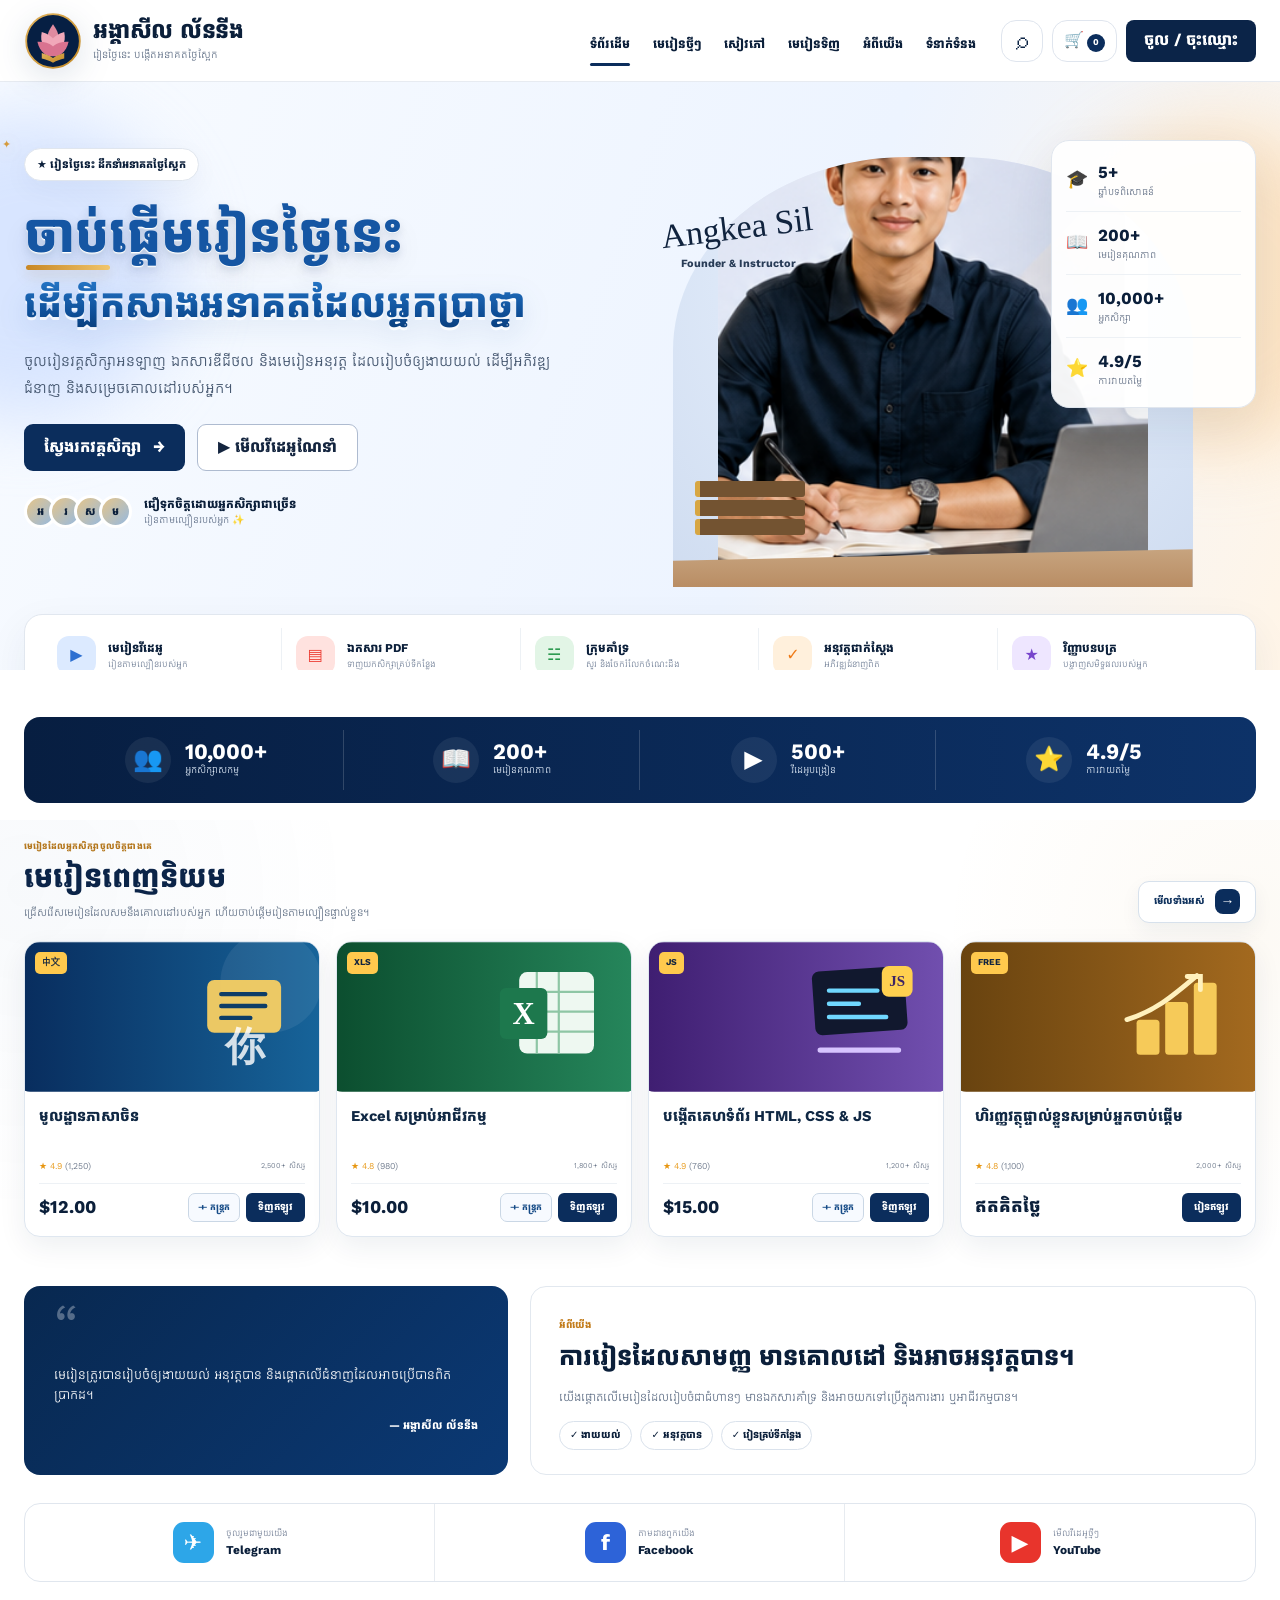
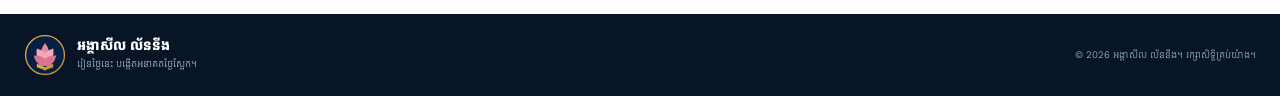
<file: index.html>
<!doctype html>
<html lang="km">
<head>
  <meta charset="utf-8">
  <meta name="viewport" content="width=device-width, initial-scale=1">
  <meta name="description" content="អង្គាសីល ល័ននីង — វគ្គសិក្សាអនឡាញ និងជំនាញអនុវត្ត។">
  <meta name="theme-color" content="#ffffff">
  <title>អង្គាសីល ល័ននីង</title>
  <link rel="preconnect" href="https://fonts.googleapis.com">
  <link rel="preconnect" href="https://fonts.gstatic.com" crossorigin>
  <link href="https://fonts.googleapis.com/css2?family=Kantumruy+Pro:wght@400;500;600;700;800&display=swap" rel="stylesheet">
  <link rel="stylesheet" href="style.css">
</head>
<body>
<header class="site-header" id="home">
  <div class="container nav-wrap">
    <a class="brand" href="#home" aria-label="អង្គាសីល ល័ននីង">
      <img src="assets/logo.svg" alt="ឡូហ្គូ អង្គាសីល ល័ននីង">
      <span>
        <strong>អង្គាសីល ល័ននីង</strong>
        <small>រៀនថ្ងៃនេះ បង្កើតអនាគតថ្ងៃស្អែក</small>
      </span>
    </a>
    <button class="menu-toggle" id="menuToggle" type="button">☰</button>
    <nav id="navMenu">
      <a class="active" href="#home">ទំព័រដើម</a>
      <a href="#" id="popularCoursesBtn">មេរៀនថ្មីៗ</a>
      <a href="#" id="ebooksBtn">សៀវភៅ</a>
      <a href="my-courses.html">មេរៀនទិញ</a>
      <a href="#about">អំពីយើង</a>
      <a href="#" id="contactBtn">ទំនាក់ទំនង</a>
    </nav>
    <div class="nav-actions">
      <button class="round-btn" id="searchBtn" aria-label="ស្វែងរក">⌕</button>
      <button class="cart-btn" id="cartBtn" aria-label="កន្ត្រក">🛒<b>0</b></button>
      <button class="dark-btn login-open">ចូល / ចុះឈ្មោះ</button>
    </div>
  </div>
</header>

<main>
  <section class="hero">
    <div class="hero-decor hero-decor-a"></div>
    <div class="hero-decor hero-decor-b"></div>
    <div class="container hero-grid">
      <div class="hero-copy">
        <div class="hero-pill">★ រៀនថ្ងៃនេះ ដឹកនាំអនាគតថ្ងៃស្អែក</div>
        <h1 class="hero-5d-title">
          <span class="hero-line hero-line-main">ចាប់ផ្តើមរៀនថ្ងៃនេះ</span>
          <span class="hero-line hero-line-accent">ដើម្បីកសាងអនាគតដែលអ្នកប្រាថ្នា</span>
        </h1>
        <p>ចូលរៀនវគ្គសិក្សាអនឡាញ ឯកសារឌីជីថល និងមេរៀនអនុវត្ត ដែលរៀបចំឲ្យងាយយល់ ដើម្បីអភិវឌ្ឍជំនាញ និងសម្រេចគោលដៅរបស់អ្នក។</p>
        <div class="hero-buttons">
          <a class="primary-btn" href="#courses">ស្វែងរកវគ្គសិក្សា <span>→</span></a>
          <button class="outline-btn" id="watchIntro" type="button">▶ មើលវីដេអូណែនាំ</button>
        </div>
        <div class="trust-row">
          <div class="avatar-stack"><span>អ</span><span>រ</span><span>ស</span><span>ម</span></div>
          <div><strong>ជឿទុកចិត្តដោយអ្នកសិក្សាជាច្រើន</strong><small>រៀនតាមល្បឿនរបស់អ្នក ✨</small></div>
        </div>
      </div>

      <div class="hero-visual">
        <div class="signature-card"><span>Angkea Sil</span><small>Founder & Instructor</small></div>
        <div class="instructor-stage">
          <img class="instructor-img" src="assets/instructor-reference.png" alt="គ្រូបង្រៀន">
          <div class="desk-books"><i></i><i></i><i></i></div>
        </div>
        <div class="hero-stats">
          <article><b>🎓</b><div><strong>5+</strong><small>ឆ្នាំបទពិសោធន៍</small></div></article>
          <article><b>📖</b><div><strong>200+</strong><small>មេរៀនគុណភាព</small></div></article>
          <article><b>👥</b><div><strong>10,000+</strong><small>អ្នកសិក្សា</small></div></article>
          <article><b>⭐</b><div><strong>4.9/5</strong><small>ការវាយតម្លៃ</small></div></article>
        </div>
      </div>
    </div>

    <div class="container feature-strip" id="ebooks">
      <article><span class="ic blue">▶</span><div><strong>មេរៀនវីដេអូ</strong><small>រៀនតាមល្បឿនរបស់អ្នក</small></div></article>
      <article><span class="ic red">▤</span><div><strong>ឯកសារ PDF</strong><small>ទាញយកសិក្សាគ្រប់ទីកន្លែង</small></div></article>
      <article><span class="ic green">☵</span><div><strong>ក្រុមគាំទ្រ</strong><small>សួរ និងចែករំលែកចំណេះដឹង</small></div></article>
      <article><span class="ic orange">✓</span><div><strong>អនុវត្តជាក់ស្តែង</strong><small>អភិវឌ្ឍជំនាញពិត</small></div></article>
      <article><span class="ic purple">★</span><div><strong>វិញ្ញាបនបត្រ</strong><small>បង្ហាញសមិទ្ធផលរបស់អ្នក</small></div></article>
    </div>
  </section>

  <section class="numbers-section">
    <div class="container numbers-bar">
      <article><span>👥</span><div><strong>10,000+</strong><small>អ្នកសិក្សាសកម្ម</small></div></article>
      <article><span>📖</span><div><strong>200+</strong><small>មេរៀនគុណភាព</small></div></article>
      <article><span>▶</span><div><strong>500+</strong><small>វីដេអូបង្រៀន</small></div></article>
      <article><span>⭐</span><div><strong>4.9/5</strong><small>ការវាយតម្លៃ</small></div></article>
    </div>
  </section>

  <section class="courses popular-clean-section" id="courses">
    <div class="container">
      <div class="popular-clean-head">
        <div class="popular-title-group">
          <span class="popular-eyebrow">មេរៀនដែលអ្នកសិក្សាចូលចិត្តជាងគេ</span>
          <h2>មេរៀនពេញនិយម</h2>
          <p>ជ្រើសរើសមេរៀនដែលសមនឹងគោលដៅរបស់អ្នក ហើយចាប់ផ្តើមរៀនតាមល្បឿនផ្ទាល់ខ្លួន។</p>
        </div>
        <button class="view-all-lessons-btn" id="viewAllLessonsBtn" type="button">
          <span>មើលទាំងអស់</span>
          <b>→</b>
        </button>
      </div>

      <div class="popular-static-grid">
        <article class="course-card">
          <div class="course-thumb"><img src="assets/course-chinese-v12.svg" alt="មូលដ្ឋានភាសាចិន"><span>中文</span></div>
          <div class="course-body"><h3>មូលដ្ឋានភាសាចិន</h3><div class="course-meta">★ 4.9 <em>(1,250)</em><small>2,500+ សិស្ស</small></div><div class="course-bottom"><strong>$12.00</strong><div class="course-actions">
      <button class="add-cart-btn" type="button" data-course-id="chinese-basics" aria-label="បន្ថែមទៅកន្ត្រក">＋ កន្ត្រក</button>
      <a class="enroll-btn" href="payment.html?courseId=chinese-basics">ទិញឥឡូវ</a>
    </div></div></div>
        </article>
        <article class="course-card">
          <div class="course-thumb"><img src="assets/course-excel-v12.svg" alt="Excel សម្រាប់អាជីវកម្ម"><span>XLS</span></div>
          <div class="course-body"><h3>Excel សម្រាប់អាជីវកម្ម</h3><div class="course-meta">★ 4.8 <em>(980)</em><small>1,800+ សិស្ស</small></div><div class="course-bottom"><strong>$10.00</strong><div class="course-actions">
      <button class="add-cart-btn" type="button" data-course-id="excel-business" aria-label="បន្ថែមទៅកន្ត្រក">＋ កន្ត្រក</button>
      <a class="enroll-btn" href="payment.html?courseId=excel-business">ទិញឥឡូវ</a>
    </div></div></div>
        </article>
        <article class="course-card">
          <div class="course-thumb"><img src="assets/course-web-v12.svg" alt="បង្កើតគេហទំព័រ"><span>JS</span></div>
          <div class="course-body"><h3>បង្កើតគេហទំព័រ HTML, CSS & JS</h3><div class="course-meta">★ 4.9 <em>(760)</em><small>1,200+ សិស្ស</small></div><div class="course-bottom"><strong>$15.00</strong><div class="course-actions">
      <button class="add-cart-btn" type="button" data-course-id="website-basics" aria-label="បន្ថែមទៅកន្ត្រក">＋ កន្ត្រក</button>
      <a class="enroll-btn" href="payment.html?courseId=website-basics">ទិញឥឡូវ</a>
    </div></div></div>
        </article>
        <article class="course-card" id="free">
          <div class="course-thumb"><img src="assets/course-finance-v12.svg" alt="ហិរញ្ញវត្ថុផ្ទាល់ខ្លួន"><span>FREE</span></div>
          <div class="course-body"><h3>ហិរញ្ញវត្ថុផ្ទាល់ខ្លួនសម្រាប់អ្នកចាប់ផ្តើម</h3><div class="course-meta">★ 4.8 <em>(1,100)</em><small>2,000+ សិស្ស</small></div><div class="course-bottom"><strong>ឥតគិតថ្លៃ</strong><button class="free-btn">រៀនឥឡូវ</button></div></div>
        </article>
      </div>
    </div>
  </section>

  <section class="lower-content" id="about">
    <div class="container lower-grid">
      <article class="testimonial"><span>“</span><p>មេរៀនត្រូវបានរៀបចំឲ្យងាយយល់ អនុវត្តបាន និងផ្តោតលើជំនាញដែលអាចប្រើបានពិតប្រាកដ។</p><strong>— អង្គាសីល ល័ននីង</strong></article>
      <article class="about-card"><small>អំពីយើង</small><h2>ការរៀនដែលសាមញ្ញ មានគោលដៅ និងអាចអនុវត្តបាន។</h2><p>យើងផ្តោតលើមេរៀនដែលរៀបចំជាជំហានៗ មានឯកសារគាំទ្រ និងអាចយកទៅប្រើក្នុងការងារ ឬអាជីវកម្មបាន។</p><div class="chips"><span>✓ ងាយយល់</span><span>✓ អនុវត្តបាន</span><span>✓ រៀនគ្រប់ទីកន្លែង</span></div></article>
    </div>
  </section>

  <section class="social" id="contact"><div class="container social-grid"><a href="#"><b class="telegram">✈</b><span><small>ចូលរួមជាមួយយើង</small><strong>Telegram</strong></span></a><a href="#"><b class="facebook">f</b><span><small>តាមដានពួកយើង</small><strong>Facebook</strong></span></a><a href="#"><b class="youtube">▶</b><span><small>មើលវីដេអូថ្មីៗ</small><strong>YouTube</strong></span></a></div></section>
</main>

<footer><div class="container footer-wrap"><a class="brand footer-brand" href="#home"><img src="assets/logo.svg" alt=""><span><strong>អង្គាសីល ល័ននីង</strong><small>រៀនថ្ងៃនេះ បង្កើតអនាគតថ្ងៃស្អែក។</small></span></a><p>© 2026 អង្គាសីល ល័ននីង។ រក្សាសិទ្ធិគ្រប់យ៉ាង។</p></div></footer>



<!-- All lessons popup -->
<div class="modal premium-modal lessons-library-overlay" id="allLessonsModal">
  <div class="modal-card all-lessons-modal-card lessons-library-card">
    <button class="lessons-close-btn" data-close="allLessonsModal" type="button" aria-label="បិទ"><span aria-hidden="true">×</span></button>

    <header class="lessons-library-head">
      <div class="lessons-head-icon" aria-hidden="true">▶</div>
      <div class="lessons-head-copy">
        <div class="modal-kicker">បណ្ណាល័យមេរៀនវីដេអូ</div>
        <h3>មើលមេរៀនទាំងអស់</h3>
        <p>Scroll ចុះក្រោម ឬឡើងលើ ដើម្បីមើលមេរៀនបន្ថែមបានយ៉ាងងាយស្រួល។</p>
      </div>
      <div class="video-count-badge">12+ មេរៀន</div>
    </header>

    <div class="lessons-scroll-shell">
      <div class="lessons-scroll-shadow lessons-shadow-top" id="lessonsShadowTop"></div>

      <div class="lessons-scroll-area" id="lessonsScrollArea">
        <div class="video-lesson-grid">
          <article class="video-lesson-card"><div class="video-thumb thumb-blue"><span>▶</span><b>中文</b></div><div class="video-card-copy"><small>ភាសា</small><strong>ភាសាចិនសម្រាប់អ្នកចាប់ផ្តើម</strong><span>12 មេរៀន • វីដេអូ</span></div><button class="lesson-open-btn" type="button">→</button></article>
          <article class="video-lesson-card"><div class="video-thumb thumb-green"><span>▶</span><b>XLS</b></div><div class="video-card-copy"><small>អាជីវកម្ម</small><strong>Excel សម្រាប់ការងារ</strong><span>10 មេរៀន • វីដេអូ</span></div><button class="lesson-open-btn" type="button">→</button></article>
          <article class="video-lesson-card"><div class="video-thumb thumb-purple"><span>▶</span><b>JS</b></div><div class="video-card-copy"><small>បច្ចេកវិទ្យា</small><strong>HTML, CSS និង JavaScript</strong><span>15 មេរៀន • វីដេអូ</span></div><button class="lesson-open-btn" type="button">→</button></article>
          <article class="video-lesson-card"><div class="video-thumb thumb-gold"><span>▶</span><b>FREE</b></div><div class="video-card-copy"><small>ហិរញ្ញវត្ថុ</small><strong>គ្រប់គ្រងលុយផ្ទាល់ខ្លួន</strong><span>8 មេរៀន • វីដេអូ</span></div><button class="lesson-open-btn" type="button">→</button></article>
          <article class="video-lesson-card"><div class="video-thumb thumb-cyan"><span>▶</span><b>AI</b></div><div class="video-card-copy"><small>បច្ចេកវិទ្យា</small><strong>មូលដ្ឋាន AI សម្រាប់អ្នកចាប់ផ្តើម</strong><span>9 មេរៀន • វីដេអូ</span></div><button class="lesson-open-btn" type="button">→</button></article>
          <article class="video-lesson-card"><div class="video-thumb thumb-rose"><span>▶</span><b>MK</b></div><div class="video-card-copy"><small>Marketing</small><strong>Digital Marketing មូលដ្ឋាន</strong><span>11 មេរៀន • វីដេអូ</span></div><button class="lesson-open-btn" type="button">→</button></article>
          <article class="video-lesson-card"><div class="video-thumb thumb-indigo"><span>▶</span><b>WEB</b></div><div class="video-card-copy"><small>Website</small><strong>បង្កើត Website ដំបូងរបស់អ្នក</strong><span>13 មេរៀន • វីដេអូ</span></div><button class="lesson-open-btn" type="button">→</button></article>
          <article class="video-lesson-card"><div class="video-thumb thumb-orange"><span>▶</span><b>BIZ</b></div><div class="video-card-copy"><small>អាជីវកម្ម</small><strong>មូលដ្ឋានអាជីវកម្មអនឡាញ</strong><span>10 មេរៀន • វីដេអូ</span></div><button class="lesson-open-btn" type="button">→</button></article>
          <article class="video-lesson-card"><div class="video-thumb thumb-navy"><span>▶</span><b>CV</b></div><div class="video-card-copy"><small>ការងារ</small><strong>រៀបចំ CV និង Portfolio</strong><span>7 មេរៀន • វីដេអូ</span></div><button class="lesson-open-btn" type="button">→</button></article>
          <article class="video-lesson-card"><div class="video-thumb thumb-teal"><span>▶</span><b>SM</b></div><div class="video-card-copy"><small>Social Media</small><strong>បង្កើត Content សម្រាប់ Social Media</strong><span>12 មេរៀន • វីដេអូ</span></div><button class="lesson-open-btn" type="button">→</button></article>
          <article class="video-lesson-card"><div class="video-thumb thumb-red"><span>▶</span><b>YT</b></div><div class="video-card-copy"><small>YouTube</small><strong>ចាប់ផ្តើម Channel និងវីដេអូ</strong><span>10 មេរៀន • វីដេអូ</span></div><button class="lesson-open-btn" type="button">→</button></article>
          <article class="video-lesson-card"><div class="video-thumb thumb-violet"><span>▶</span><b>DS</b></div><div class="video-card-copy"><small>Design</small><strong>មូលដ្ឋាន Design សម្រាប់អ្នកចាប់ផ្តើម</strong><span>9 មេរៀន • វីដេអូ</span></div><button class="lesson-open-btn" type="button">→</button></article>
        </div>
      </div>

      <div class="lessons-scroll-shadow lessons-shadow-bottom" id="lessonsShadowBottom"></div>

      <div class="lessons-scroll-controls">
        <button id="lessonsScrollUp" class="lessons-scroll-btn" type="button" aria-label="Scroll ឡើង"><span>↑</span><small>ឡើង</small></button>
        <button id="lessonsScrollDown" class="lessons-scroll-btn primary" type="button" aria-label="Scroll ចុះ"><span>↓</span><small>ចុះ</small></button>
      </div>
    </div>

    <footer class="all-lessons-footer">
      <span>មេរៀនថ្មីៗនឹងត្រូវបានបន្ថែមជាបន្តបន្ទាប់។</span>
      <a href="#courses" data-close-link="allLessonsModal">ត្រឡប់ទៅមេរៀនពេញនិយម</a>
    </footer>
  </div>
</div>

<!-- Popular courses popup -->
<div class="modal premium-modal" id="popularCoursesModal">
  <div class="modal-card popular-modal-card">
    <button data-close="popularCoursesModal" aria-label="បិទ">×</button>
    <div class="modal-kicker">មេរៀនថ្មីៗ</div>
    <h3>មេរៀនពេញនិយម</h3>
    <p class="modal-lead">ជ្រើសរើសវគ្គដែលអ្នកចង់រៀន ហើយចាប់ផ្តើមអភិវឌ្ឍជំនាញរបស់អ្នក។</p>

    <div class="popular-popup-grid">
      <a class="popup-course search-buy" href="payment.html?courseId=chinese-basics">
        <img src="assets/course-chinese-v12.svg" alt="មូលដ្ឋានភាសាចិន">
        <span><small>ភាសា</small><strong>មូលដ្ឋានភាសាចិន</strong><b>$12.00</b></span>
      </a>
      <a class="popup-course search-buy" href="payment.html?courseId=excel-business">
        <img src="assets/course-excel-v12.svg" alt="Excel សម្រាប់អាជីវកម្ម">
        <span><small>អាជីវកម្ម</small><strong>Excel សម្រាប់អាជីវកម្ម</strong><b>$10.00</b></span>
      </a>
      <a class="popup-course search-buy" href="payment.html?courseId=website-basics">
        <img src="assets/course-web-v12.svg" alt="បង្កើតគេហទំព័រ">
        <span><small>បច្ចេកវិទ្យា</small><strong>បង្កើតគេហទំព័រ</strong><b>$15.00</b></span>
      </a>
      <a class="popup-course" href="#free" data-close-link="popularCoursesModal">
        <img src="assets/course-finance-v12.svg" alt="ហិរញ្ញវត្ថុផ្ទាល់ខ្លួន">
        <span><small>ឥតគិតថ្លៃ</small><strong>ហិរញ្ញវត្ថុផ្ទាល់ខ្លួន</strong><b>FREE</b></span>
      </a>
    </div>
  </div>
</div>

<!-- E-books coming-soon popup -->
<div class="modal premium-modal" id="ebooksModal">
  <div class="modal-card ebooks-modal-card">
    <button data-close="ebooksModal" aria-label="បិទ">×</button>
    <div class="coming-icon">📚</div>
    <div class="modal-kicker">សៀវភៅ</div>
    <h3>ឆាប់ៗនេះ</h3>
    <p>យើងកំពុងរៀបចំសៀវភៅ និងឯកសារសិក្សាថ្មីៗ ដើម្បីឲ្យអ្នកអាចអាន និងទាញយកបានកាន់តែងាយស្រួល។</p>
  </div>
</div>



<!-- Contact popup -->
<div class="modal premium-modal contact-overlay" id="contactModal">
  <div class="modal-card contact-modal-card">
    <button class="contact-close-btn" data-close="contactModal" type="button" aria-label="បិទ"><span aria-hidden="true">×</span></button>

    <div class="contact-modal-head">
      <div class="contact-head-mark">✦</div>
      <div>
        <div class="modal-kicker">ទំនាក់ទំនង</div>
        <h3>ជ្រើសរើសវិធីទំនាក់ទំនង</h3>
        <p>អ្នកអាចទាក់ទងតាមលេខទូរស័ព្ទ ឬ Telegram។ ព័ត៌មានពិតអាចបញ្ចូលនៅក្នុងកន្លែងខាងក្រោមបាន។</p>
      </div>
    </div>

    <div class="contact-choice-grid">
      <button class="contact-choice contact-phone" type="button" data-contact-placeholder="phone">
        <div class="contact-choice-icon">☎</div>
        <div class="contact-choice-copy">
          <small>លេខទូរស័ព្ទ</small>
          <strong id="contactPhoneText">បញ្ចូលលេខទូរស័ព្ទនៅទីនេះ</strong>
          <span>ចុចដើម្បីហៅទូរស័ព្ទ</span>
        </div>
        <b>→</b>
      </button>

      <button class="contact-choice contact-telegram" type="button" data-contact-placeholder="telegram">
        <div class="contact-choice-icon">✈</div>
        <div class="contact-choice-copy">
          <small>Telegram</small>
          <strong id="contactTelegramText">បញ្ចូល Telegram Username នៅទីនេះ</strong>
          <span>ចុចដើម្បីបើក Telegram</span>
        </div>
        <b>→</b>
      </button>
    </div>

    <div class="contact-modal-note">
      <span>💡</span>
      <p>កំណែនេះបានរៀបកន្លែងទំនាក់ទំនងរួច។ អ្នកអាចប្តូរទៅលេខ និង Telegram ពិតបានពេលណាក៏បាន។</p>
    </div>
  </div>
</div>

<!-- Shopping cart popup -->
<div class="modal premium-modal cart-overlay" id="cartModal">
  <div class="modal-card cart-modal-card">
    <button class="cart-close-btn" data-close="cartModal" type="button" aria-label="បិទ">
      <span aria-hidden="true">×</span>
    </button>

    <div class="cart-header">
      <div class="cart-header-icon" aria-hidden="true">🛒</div>
      <div class="cart-header-copy">
        <div class="modal-kicker">កន្ត្រករបស់អ្នក</div>
        <h3>ពិនិត្យមេរៀនមុនទូទាត់</h3>
        <p>ពិនិត្យមេរៀន និងតម្លៃឲ្យបានត្រឹមត្រូវ មុនចាប់ផ្តើមការទូទាត់។</p>
      </div>
    </div>

    <div class="cart-content">
      <div class="cart-list" id="cartList"></div>

      <aside class="cart-summary-card">
        <div class="cart-summary-head">
          <span>សង្ខេបការបញ្ជាទិញ</span>
          <b>ABA KHQR</b>
        </div>

        <div class="cart-summary-line">
          <span>ចំនួនមេរៀន</span>
          <strong id="cartItemCount">0</strong>
        </div>

        <div class="cart-summary-line cart-total-row">
          <span>សរុបតម្លៃ</span>
          <strong id="cartTotal">$0.00</strong>
        </div>

        <button class="cart-checkout-btn" id="cartCheckoutBtn" type="button">
          បន្តទៅការទូទាត់
        </button>

        <p class="cart-checkout-note" id="cartCheckoutNote">
          ការទូទាត់តាម ABA PayWay ត្រូវបានដំណើរការមួយវគ្គម្តង។
        </p>
      </aside>
    </div>
  </div>
</div>

<div class="modal" id="introModal"><div class="modal-card"><button data-close="introModal">×</button><div class="play-big">▶</div><h3>វីដេអូណែនាំ</h3><p>វីដេអូណែនាំនឹងដាក់នៅ Version បន្ទាប់។</p></div></div>
<div class="modal" id="authModal"><div class="modal-card auth-card"><button data-close="authModal">×</button><h3>ចូល / ចុះឈ្មោះ</h3><div class="auth-tabs"><button class="auth-tab active" data-tab="login">ចូលគណនី</button><button class="auth-tab" data-tab="signup">ចុះឈ្មោះ</button></div><form class="auth-form active" data-panel="login"><input type="email" placeholder="អ៊ីមែល" required><input type="password" placeholder="ពាក្យសម្ងាត់" required><button class="primary-btn" type="submit">ចូលគណនី</button></form><form class="auth-form" data-panel="signup"><input type="text" placeholder="ឈ្មោះពេញ" required><input type="email" placeholder="អ៊ីមែល" required><input type="password" placeholder="ពាក្យសម្ងាត់" required><button class="primary-btn" type="submit">បង្កើតគណនី</button></form><small class="demo-note">ប្រព័ន្ធគណនីពិតនឹងភ្ជាប់នៅ Version បន្ទាប់។</small></div></div>
<div class="modal" id="searchModal"><div class="modal-card search-card"><button data-close="searchModal">×</button><h3>ស្វែងរកវគ្គសិក្សា</h3><input id="courseSearch" type="search" placeholder="វាយឈ្មោះវគ្គសិក្សា..."><div id="searchResults"></div></div></div>
<div class="purchase-modal" id="purchaseModal"><div class="purchase-card"><button id="purchaseClose">×</button><div class="purchase-head"><strong>🔐 ទូទាត់ដោយ ABA KHQR</strong><small>ការទូទាត់មានសុវត្ថិភាព</small></div><iframe id="purchaseFrame" title="ABA KHQR Payment" src="about:blank"></iframe></div></div>
<div class="toast" id="toast"></div>
<script src="script.js"></script>
</body></html>
</file>
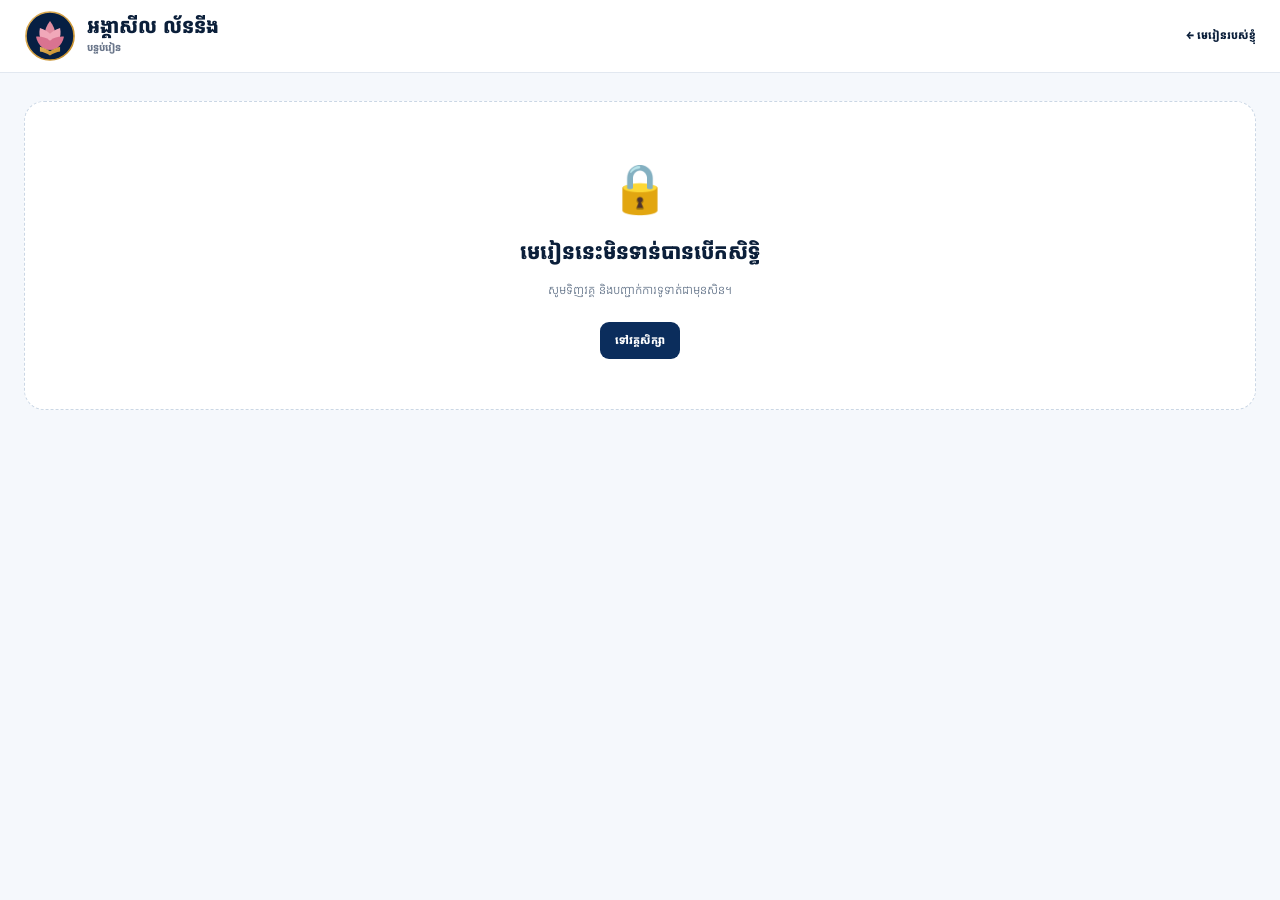
<file: course-view.html>
<!doctype html>
<html lang="km">
<head>
  <meta charset="utf-8">
  <meta name="viewport" content="width=device-width, initial-scale=1">
  <title>មេរៀន — អង្គាសីល ល័ននីង</title>
  <link rel="preconnect" href="https://fonts.googleapis.com">
  <link rel="preconnect" href="https://fonts.gstatic.com" crossorigin>
  <link href="https://fonts.googleapis.com/css2?family=Kantumruy+Pro:wght@400;500;600;700;800&display=swap" rel="stylesheet">
  <link rel="stylesheet" href="style.css">
</head>
<body class="course-view-page">
  <header class="course-view-header">
    <div class="container course-view-nav">
      <a class="brand" href="index.html">
        <img src="assets/logo.svg" alt="អង្គាសីល ល័ននីង">
        <span><strong>អង្គាសីល ល័ននីង</strong><small>បន្ទប់រៀន</small></span>
      </a>
      <a href="my-courses.html">← មេរៀនរបស់ខ្ញុំ</a>
    </div>
  </header>

  <main class="container course-view-layout" id="courseView">
    <aside class="lesson-sidebar">
      <h2 id="sidebarTitle">កំពុងផ្ទុក...</h2>
      <p>មេរៀនត្រូវបានរៀបជាជំហានៗ ដើម្បីឲ្យងាយតាមដាន។</p>
      <div class="module-list" id="moduleList"></div>
    </aside>
    <section class="lesson-main">
      <div class="lesson-player">
        <div class="lesson-player-inner">
          <div class="play-button">▶</div>
          <h1 id="lessonTitle">សូមស្វាគមន៍</h1>
          <p id="lessonSubtitle">មាតិកាវីដេអូនឹងត្រូវដាក់នៅទីនេះ។</p>
        </div>
      </div>
      <article class="lesson-info">
        <h3>អំពីមេរៀននេះ</h3>
        <p id="lessonDescription">កំពុងផ្ទុកព័ត៌មានវគ្គសិក្សា...</p>
      </article>
    </section>
  </main>

  <script src="course-view.js"></script>
</body>
</html>
</file>
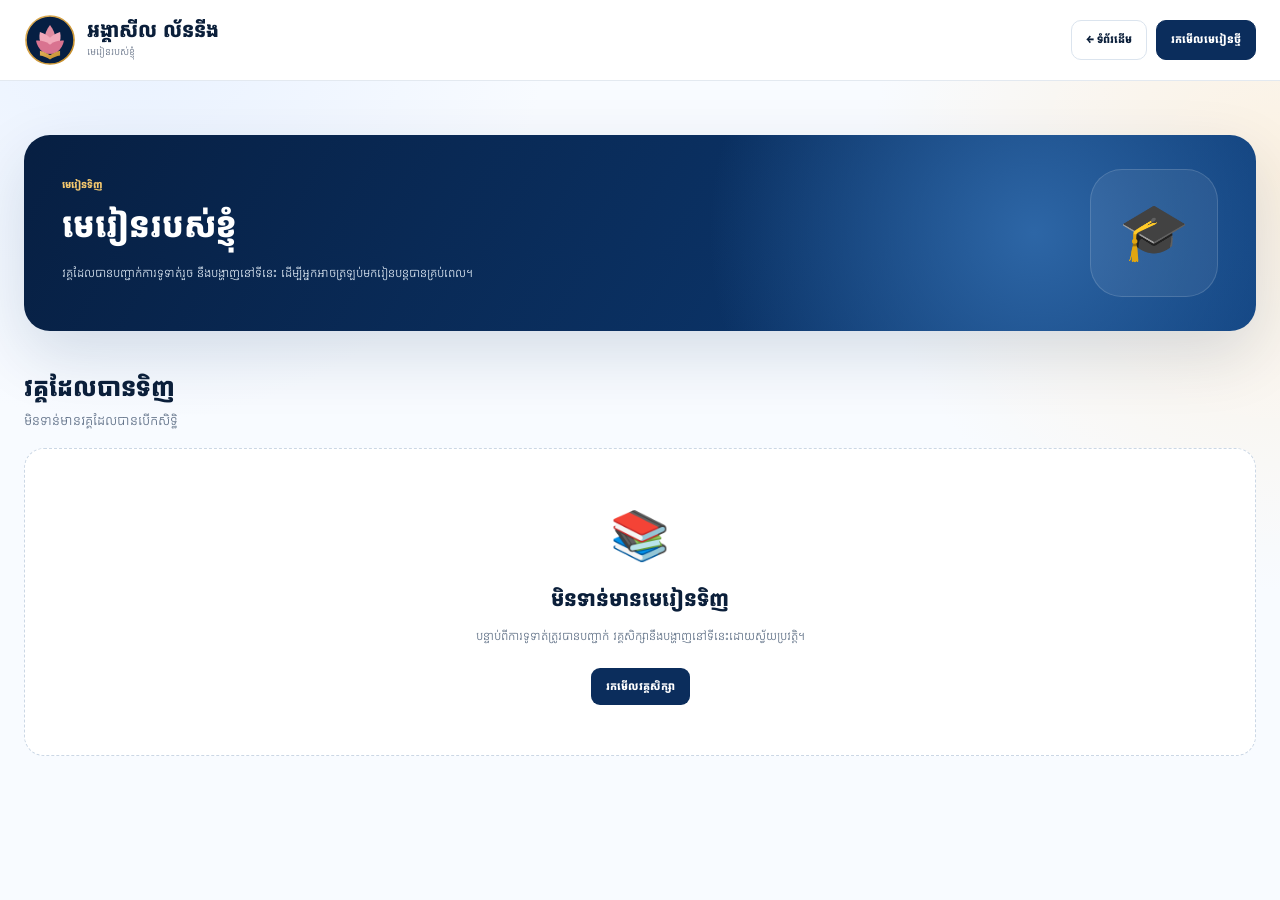
<file: my-courses.html>
<!doctype html>
<html lang="km">
<head>
  <meta charset="utf-8">
  <meta name="viewport" content="width=device-width, initial-scale=1">
  <title>មេរៀនទិញ — អង្គាសីល ល័ននីង</title>
  <link rel="preconnect" href="https://fonts.googleapis.com">
  <link rel="preconnect" href="https://fonts.gstatic.com" crossorigin>
  <link href="https://fonts.googleapis.com/css2?family=Kantumruy+Pro:wght@400;500;600;700;800&display=swap" rel="stylesheet">
  <link rel="stylesheet" href="style.css">
</head>
<body class="library-page">
  <header class="library-header">
    <div class="container library-nav">
      <a class="brand" href="index.html">
        <img src="assets/logo.svg" alt="អង្គាសីល ល័ននីង">
        <span><strong>អង្គាសីល ល័ននីង</strong><small>មេរៀនរបស់ខ្ញុំ</small></span>
      </a>
      <div class="library-actions">
        <a href="index.html">← ទំព័រដើម</a>
        <a class="primary" href="index.html#courses">រកមើលមេរៀនថ្មី</a>
      </div>
    </div>
  </header>

  <section class="library-hero">
    <div class="container library-hero-inner">
      <div>
        <span class="eyebrow">មេរៀនទិញ</span>
        <h1>មេរៀនរបស់ខ្ញុំ</h1>
        <p>វគ្គដែលបានបញ្ជាក់ការទូទាត់រួច នឹងបង្ហាញនៅទីនេះ ដើម្បីអ្នកអាចត្រឡប់មករៀនបន្តបានគ្រប់ពេល។</p>
      </div>
      <div class="library-badge">🎓</div>
    </div>
  </section>

  <main class="library-content">
    <div class="container">
      <div class="library-toolbar">
        <div><h2>វគ្គដែលបានទិញ</h2><small id="ownedCount">កំពុងពិនិត្យ...</small></div>
      </div>
      <div class="library-grid" id="ownedCourses"></div>
    </div>
  </main>

  <script src="my-courses.js"></script>
</body>
</html>
</file>
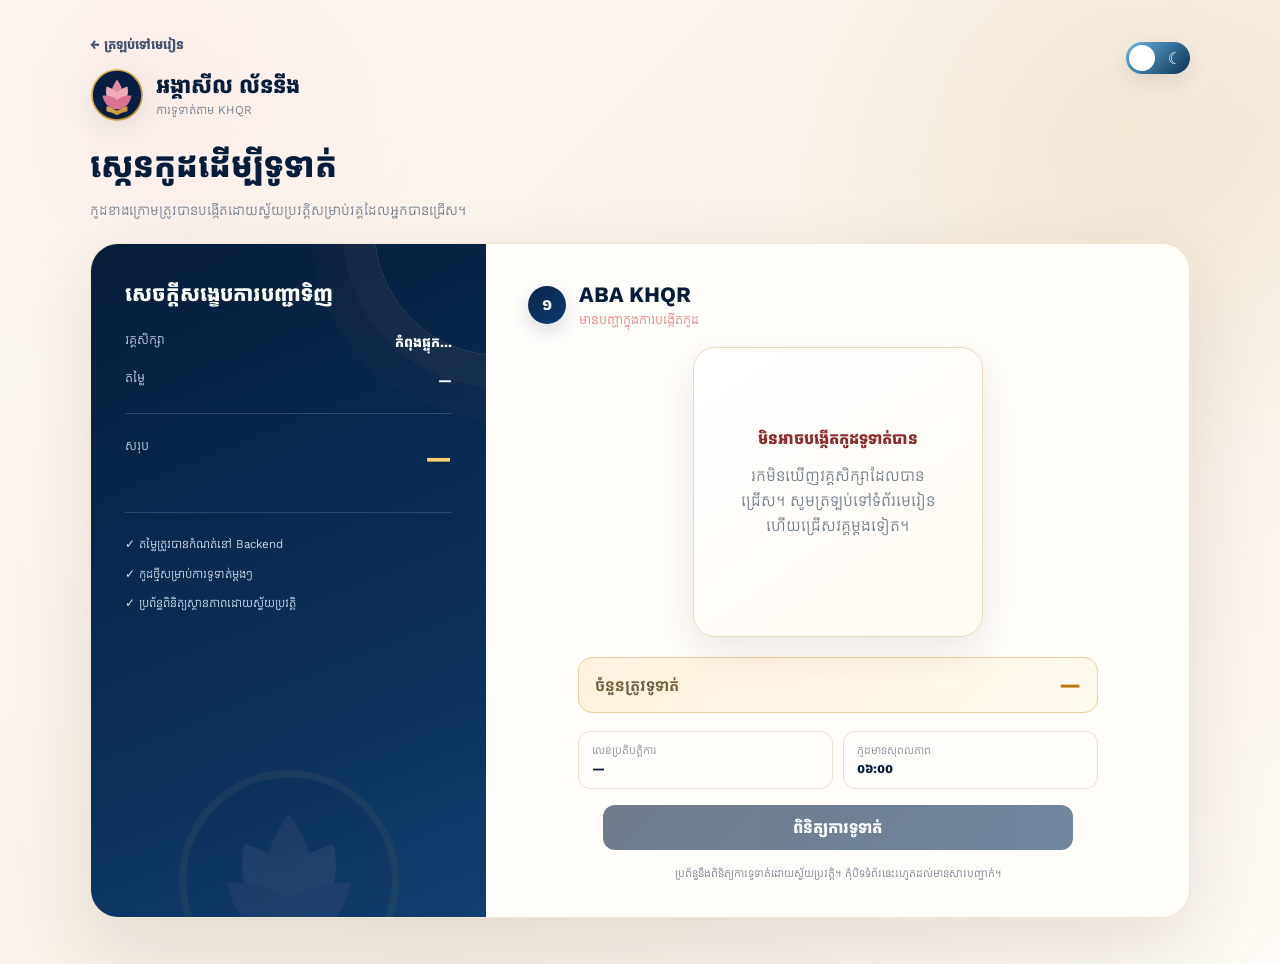
<file: payment.html>
<!doctype html>
<html lang="km">
<head>
  <meta charset="utf-8">
  <meta name="viewport" content="width=device-width, initial-scale=1">
  <meta name="theme-color" content="#fffaf2">
  <title>ទូទាត់ — អង្គាសីល ល័ននីង</title>

  <link rel="preconnect" href="https://fonts.googleapis.com">
  <link rel="preconnect" href="https://fonts.gstatic.com" crossorigin>
  <link href="https://fonts.googleapis.com/css2?family=Kantumruy+Pro:wght@400;500;600;700&display=swap" rel="stylesheet">
  <link rel="stylesheet" href="payment.css">
</head>

<body class="lang-km">
  <main class="payment-page">
    <div class="payment-shell">
      <section class="payment-brand">
        <a class="back-link" href="index.html">← ត្រឡប់ទៅមេរៀន</a>

        <div class="brand-row">
          <img src="assets/logo.svg" alt="អង្គាសីល ល័ននីង">
          <div>
            <strong>អង្គាសីល ល័ននីង</strong>
            <small>ការទូទាត់តាម KHQR</small>
          </div>
        </div>

        <h1>ស្កេនកូដដើម្បីទូទាត់</h1>
        <p>កូដខាងក្រោមត្រូវបានបង្កើតដោយស្វ័យប្រវត្តិសម្រាប់វគ្គដែលអ្នកបានជ្រើស។</p>
      </section>

      <section class="payment-card">
        <aside class="summary">
          <h2>សេចក្តីសង្ខេបការបញ្ជាទិញ</h2>

          <div class="summary-line">
            <span>វគ្គសិក្សា</span>
            <strong id="courseName">កំពុងផ្ទុក...</strong>
          </div>

          <div class="summary-line">
            <span>តម្លៃ</span>
            <strong id="coursePrice">—</strong>
          </div>

          <div class="divider"></div>

          <div class="summary-line total">
            <span>សរុប</span>
            <strong id="totalPrice">—</strong>
          </div>

          <div class="summary-help">
            <span>✓ តម្លៃត្រូវបានកំណត់នៅ Backend</span>
            <span>✓ កូដថ្មីសម្រាប់ការទូទាត់ម្តងៗ</span>
            <span>✓ ប្រព័ន្ធពិនិត្យស្ថានភាពដោយស្វ័យប្រវត្តិ</span>
          </div>
        </aside>

        <section class="qr-payment">
          <div class="qr-heading">
            <span class="qr-badge">១</span>
            <div>
              <h2>ABA KHQR</h2>
              <p id="paymentStatus">កំពុងបង្កើតកូដទូទាត់...</p>
            </div>
          </div>

          <div class="qr-wrap">
            <div class="loading-ring" id="qrLoading" aria-label="កំពុងផ្ទុក"></div>

            <img
              id="paymentQr"
              class="payment-qr"
              alt="កូដ ABA KHQR"
              hidden
            >

            <div class="qr-error" id="qrError" hidden>
              <strong>មិនអាចបង្កើតកូដទូទាត់បាន</strong>
              <p id="qrErrorText">សូមព្យាយាមម្តងទៀត។</p>
              <button id="retryQr" type="button">ព្យាយាមម្តងទៀត</button>
            </div>
          </div>

          <div class="amount-box">
            <span>ចំនួនត្រូវទូទាត់</span>
            <strong id="payAmount">—</strong>
          </div>

          <div class="payment-meta">
            <div>
              <span>លេខប្រតិបត្តិការ</span>
              <strong id="tranId">—</strong>
            </div>
            <div>
              <span>កូដមានសុពលភាព</span>
              <strong id="countdown">០៦:០០</strong>
            </div>
          </div>
          <div class="payment-action-row">
            <button class="confirm-payment" id="checkPayment" type="button" disabled>
              ពិនិត្យការទូទាត់
            </button>
            <button class="regenerate-payment" id="regenerateQr" type="button" hidden>
              បង្កើតកូដថ្មី
            </button>
          </div>

          <p class="notice" id="notice">
            ប្រព័ន្ធនឹងពិនិត្យការទូទាត់ដោយស្វ័យប្រវត្តិ។ កុំបិទទំព័រនេះរហូតដល់មានសារបញ្ជាក់។
          </p>
        </section>
      </section>

      <div class="payment-tools">
        <button class="theme-switch" id="themeToggle" type="button" aria-label="ប្តូរពន្លឺ និងងងឹត">
          <span>☀</span><span>☾</span><i></i>
        </button>
      </div>
    </div>
  </main>

  <div class="success-modal" id="successModal" aria-hidden="true">
    <div class="success-card">
      <div class="success-icon">✓</div>
      <h2>ការទូទាត់បានជោគជ័យ</h2>
      <p id="successText">ប្រព័ន្ធបានផ្ទៀងផ្ទាត់ការទូទាត់របស់អ្នករួចរាល់។</p>
      <a class="success-home" href="my-courses.html" target="_top">ទៅមេរៀនរបស់ខ្ញុំ</a>
    </div>
  </div>

  <script src="payway-config.js"></script>
  <script src="payment.js"></script>
</body>
</html>
</file>
<file: style.css>
*{box-sizing:border-box}html{scroll-behavior:smooth}body{margin:0;font-family:"Kantumruy Pro",system-ui,sans-serif;color:#0b1f3a;background:#fff;line-height:1.55}a{text-decoration:none;color:inherit}button,input{font:inherit}.container{width:min(1280px,calc(100% - 48px));margin:auto}.site-header{height:78px;background:#fff;border-bottom:1px solid #e7ebf1;display:flex;align-items:center;position:sticky;top:0;z-index:40}.nav-wrap{display:flex;align-items:center;gap:22px}.brand{display:flex;align-items:center;gap:11px;min-width:255px}.brand img{width:52px;height:52px;object-fit:contain}.brand span{display:grid}.brand strong{font-size:20px;font-weight:800;line-height:1.1}.brand small{font-size:10px;color:#6b778b;margin-top:3px}nav{display:flex;gap:28px;margin-left:auto;align-items:center}nav a{font-size:13px;font-weight:700;position:relative;padding:29px 0 22px}nav a:after{content:"";position:absolute;bottom:10px;height:3px;border-radius:5px;background:#0b2d5c;left:50%;right:50%;transition:.2s}nav a:hover:after,nav a.active:after{left:0;right:0}.nav-actions{display:flex;gap:9px;align-items:center}.round-btn,.cart-btn{height:42px;border:1px solid #dfe5ee;background:#fff;border-radius:15px;color:#0c2445;cursor:pointer}.round-btn{width:42px;font-size:24px}.cart-btn{padding:0 11px}.cart-btn b{display:inline-grid;place-items:center;min-width:18px;height:18px;border-radius:50%;font-size:9px;background:#0b2d5c;color:#fff;margin-left:3px}.dark-btn,.gold-btn{height:42px;border:0;border-radius:8px;padding:0 17px;font-weight:700;cursor:pointer}.dark-btn{background:#0b2448;color:#fff}.gold-btn{display:grid;place-items:center;background:linear-gradient(135deg,#d5a044,#bb7f20);color:#fff}.menu-toggle{display:none;border:0;background:none;font-size:25px}.hero{position:relative;overflow:hidden;background:linear-gradient(110deg,#f8fbff 0%,#edf4ff 61%,#fff5e8 100%);padding-top:36px}.hero-decor{position:absolute;border-radius:50%;filter:blur(35px);opacity:.55}.hero-decor-a{width:310px;height:310px;background:#bfd4ff;left:-130px;top:30px}.hero-decor-b{width:330px;height:330px;background:#ffd8a6;right:-100px;top:40px}.hero-grid{display:grid;grid-template-columns:.95fr 1.05fr;min-height:455px;align-items:end;position:relative}.hero-copy{padding:30px 0 58px;max-width:605px}.hero-pill{display:inline-flex;background:#fff;border:1px solid #e0e6ee;border-radius:99px;padding:7px 12px;font-size:11px;font-weight:700;box-shadow:0 8px 28px #0b2d5c0b}.hero h1{font-size:52px;line-height:1.16;margin:20px 0 12px;color:#0a203d;letter-spacing:-.02em}.hero h1 span{color:#1556a3}.hero-copy>p{font-size:15px;color:#43556e;max-width:560px;line-height:1.8;margin:0 0 22px}.hero-buttons{display:flex;gap:12px}.primary-btn,.outline-btn{height:47px;border-radius:9px;padding:0 20px;font-weight:800;cursor:pointer}.primary-btn{border:0;background:#0b2d5c;color:#fff;display:inline-flex;align-items:center;gap:12px}.outline-btn{border:1px solid #aebbd0;background:#fff;color:#14253f}.trust-row{display:flex;align-items:center;gap:12px;margin-top:24px}.avatar-stack{display:flex}.avatar-stack span{width:33px;height:33px;border:3px solid #fff;border-radius:50%;margin-left:-8px;background:linear-gradient(135deg,#e5c58b,#96b9df);display:grid;place-items:center;font-size:11px;font-weight:800}.avatar-stack span:first-child{margin-left:0}.trust-row>div:last-child{display:grid}.trust-row strong{font-size:12px}.trust-row small{font-size:10px;color:#697890}.hero-visual{height:100%;position:relative;display:flex;justify-content:center;align-items:flex-end}.signature-card{position:absolute;left:8%;top:18%;z-index:4;display:grid}.signature-card span{font-family:cursive;font-size:34px;transform:rotate(-7deg);color:#10233e}.signature-card small{font-size:11px;font-weight:700;margin-left:20px;color:#283c57}.instructor-stage{width:520px;height:430px;position:relative;overflow:hidden;border-radius:45% 45% 0 0;background:radial-gradient(circle at 50% 28%,#fff,#dce7f7 54%,#cfdcf0 100%)}.instructor-img{position:absolute;width:430px;height:auto;left:50%;bottom:0;transform:translateX(-50%);object-fit:cover;filter:saturate(.96) contrast(1.01)}.instructor-stage:after{content:"";position:absolute;left:0;right:0;bottom:0;height:58px;background:linear-gradient(#ceb08d,#b98d64);clip-path:polygon(0 55%,100% 35%,100% 100%,0 100%)}.desk-books{position:absolute;left:22px;bottom:52px;width:110px;z-index:3}.desk-books i{display:block;height:16px;border-radius:3px;margin-top:3px;background:#735331;border-left:5px solid #d7a642}.hero-stats{position:absolute;right:0;top:22px;width:205px;background:rgba(255,255,255,.95);border:1px solid #e0e6ee;border-radius:18px;padding:8px 14px;box-shadow:0 18px 50px #17365718;z-index:5}.hero-stats article{display:flex;align-items:center;gap:10px;padding:10px 0;border-bottom:1px solid #edf1f5}.hero-stats article:last-child{border:0}.hero-stats b{font-size:18px}.hero-stats div{display:grid}.hero-stats strong{font-size:17px}.hero-stats small{font-size:10px;color:#68758a}.feature-strip{background:#fff;border:1px solid #e1e7ef;border-radius:18px;padding:13px 18px;display:grid;grid-template-columns:repeat(5,1fr);box-shadow:0 14px 40px #0d294d10;transform:translateY(27px);position:relative;z-index:6}.feature-strip article{display:flex;align-items:center;gap:12px;padding:8px 14px;border-right:1px solid #edf1f5}.feature-strip article:last-child{border-right:0}.feature-strip article>div{display:grid}.feature-strip strong{font-size:12px}.feature-strip small{font-size:9px;color:#738198}.ic{width:39px;height:39px;border-radius:12px;display:grid;place-items:center;font-weight:900}.blue{background:#dceaff;color:#2c6fd1}.red{background:#ffe2df;color:#ed4138}.green{background:#e2f5e6;color:#27974c}.orange{background:#fff0dc;color:#ef7a16}.purple{background:#eee6ff;color:#7745cc}.numbers-section{padding:47px 0 17px}.numbers-bar{border-radius:16px;background:linear-gradient(90deg,#071e41,#0d3268);color:#fff;display:grid;grid-template-columns:repeat(4,1fr);padding:13px 24px}.numbers-bar article{display:flex;align-items:center;justify-content:center;gap:14px;padding:7px 20px;border-right:1px solid #ffffff2a}.numbers-bar article:last-child{border:0}.numbers-bar article>span{width:46px;height:46px;border-radius:50%;background:#ffffff11;display:grid;place-items:center;font-size:24px}.numbers-bar article div{display:grid}.numbers-bar strong{font-size:22px;line-height:1}.numbers-bar small{font-size:10px;color:#d7e3f1}.courses{padding:5px 0 35px}.section-head{display:flex;align-items:end;justify-content:space-between;margin-bottom:14px}.section-head h2{font-size:27px;margin:0}.section-head a{font-size:11px;font-weight:800}.course-grid{display:grid;grid-template-columns:repeat(4,1fr);gap:16px}.course-card{border:1px solid #e3e8ef;border-radius:12px;background:#fff;overflow:hidden;box-shadow:0 8px 26px #10284a0c;transition:.22s}.course-card:hover{transform:translateY(-4px);box-shadow:0 15px 35px #10284a16}.course-thumb{height:145px;position:relative;overflow:hidden}.course-thumb img{width:100%;height:100%;object-fit:cover}.course-thumb>span{position:absolute;top:10px;left:10px;background:#ffc94d;color:#12243f;border-radius:5px;padding:4px 7px;font-size:9px;font-weight:900}.course-body{padding:11px 13px}.course-body h3{font-size:17px;line-height:1.28;margin:0 0 9px;min-height:44px}.course-meta{font-size:10px;color:#e79611}.course-meta em{font-style:normal;color:#6b778a}.course-meta small{float:right;color:#6b778a}.course-bottom{display:flex;align-items:center;justify-content:space-between;margin-top:10px}.course-bottom>strong{font-size:18px}.enroll-btn,.free-btn{border:0;background:#0b2d5c;color:#fff;border-radius:6px;padding:7px 12px;font-size:10px;font-weight:800;cursor:pointer}.lower-content{padding:5px 0 28px}.lower-grid{display:grid;grid-template-columns:.8fr 1.2fr;gap:22px}.testimonial{border-radius:16px;background:linear-gradient(135deg,#082850,#0b3974);color:#fff;padding:24px 30px;position:relative}.testimonial>span{font-size:58px;color:#ffffff50;line-height:.6}.testimonial p{font-size:13px;margin:11px 0}.testimonial strong{font-size:11px;float:right}.about-card{border:1px solid #e2e8ef;border-radius:16px;padding:24px 28px}.about-card>small{font-size:10px;font-weight:800;color:#c37d1d}.about-card h2{font-size:25px;line-height:1.4;margin:4px 0 8px}.about-card p{font-size:12px;color:#66758b;line-height:1.8}.chips{display:flex;gap:8px;flex-wrap:wrap}.chips span{font-size:10px;font-weight:700;padding:6px 10px;border:1px solid #dae2ec;border-radius:99px}.social{padding:0 0 32px}.social-grid{display:grid;grid-template-columns:repeat(3,1fr);border:1px solid #e0e6ee;border-radius:16px;overflow:hidden}.social-grid a{display:flex;align-items:center;justify-content:center;gap:12px;padding:18px;border-right:1px solid #e7ebf0}.social-grid a:last-child{border:0}.social-grid b{width:41px;height:41px;border-radius:11px;display:grid;place-items:center;color:#fff;font-size:22px}.telegram{background:#2da6e8}.facebook{background:#2d63d8}.youtube{background:#e8342c}.social-grid span{display:grid}.social-grid small{font-size:9px;color:#778399}.social-grid strong{font-size:12px}footer{background:#071526;color:#fff;padding:20px 0}.footer-wrap{display:flex;align-items:center;justify-content:space-between}.footer-brand{min-width:auto}.footer-brand img{width:42px;height:42px}.footer-brand strong{font-size:14px}.footer-brand small{color:#a9b7ca}.footer-wrap p{font-size:10px;color:#9ba9bc}.modal,.purchase-modal{position:fixed;inset:0;background:#0614269b;display:none;place-items:center;padding:20px;z-index:100;backdrop-filter:blur(6px)}.modal.open,.purchase-modal.open{display:grid}.modal-card{width:min(450px,100%);background:#fff;border-radius:20px;padding:28px;position:relative;box-shadow:0 30px 80px #00142f44}.modal-card>button,.purchase-card>button{position:absolute;right:14px;top:14px;border:0;width:38px;height:38px;border-radius:50%;background:#edf1f5;color:#33435a;font-size:24px;cursor:pointer}.play-big{width:80px;height:80px;border-radius:50%;display:grid;place-items:center;background:#e8f0fb;color:#1857a3;font-size:29px;margin:16px auto}.modal-card{text-align:center}.auth-card{text-align:left}.auth-tabs{display:grid;grid-template-columns:1fr 1fr;background:#edf2f8;border-radius:10px;padding:4px;margin:13px 0}.auth-tab{border:0;background:transparent;padding:9px;border-radius:8px;font-weight:800}.auth-tab.active{background:#fff;box-shadow:0 4px 12px #10284a12}.auth-form{display:none;gap:9px}.auth-form.active{display:grid}.auth-form input,.search-card input{width:100%;padding:12px;border:1px solid #dbe2eb;border-radius:9px}.auth-form .primary-btn{justify-content:center}.demo-note{display:block;margin-top:12px;text-align:center;color:#748196}.search-card{text-align:left}.search-card #searchResults{display:grid;gap:7px;margin-top:10px}.search-card #searchResults a{display:flex;justify-content:space-between;background:#f4f7fb;border-radius:9px;padding:9px 11px;font-size:11px}.purchase-card{width:min(560px,96vw);height:min(760px,90vh);background:#fff;border-radius:24px;overflow:hidden;position:relative}.purchase-head{height:72px;border-bottom:1px solid #e6ebf1;padding:16px 70px 12px 22px;display:grid;text-align:left}.purchase-head strong{font-size:16px}.purchase-head small{font-size:9px;color:#748196}.purchase-card iframe{width:100%;height:calc(100% - 72px);border:0}.toast{position:fixed;left:50%;bottom:25px;transform:translate(-50%,20px);opacity:0;background:#0b2448;color:#fff;padding:9px 15px;border-radius:9px;font-size:11px;z-index:200;transition:.2s}.toast.show{opacity:1;transform:translate(-50%,0)}body.modal-open{overflow:hidden}@media(max-width:1100px){nav{display:none}.menu-toggle{display:block;margin-left:auto}.nav-actions .dark-btn,.nav-actions .gold-btn{display:none}nav.open{display:flex;position:absolute;left:0;right:0;top:78px;background:#fff;flex-direction:column;gap:0;padding:10px 24px;border-bottom:1px solid #e3e8ef}nav.open a{padding:10px}.hero-grid{grid-template-columns:1fr}.hero-copy{padding-bottom:20px}.hero-visual{min-height:430px}.hero-stats{right:7%}.feature-strip{grid-template-columns:repeat(3,1fr)}.course-grid{grid-template-columns:repeat(2,1fr)}}@media(max-width:720px){.container{width:min(100% - 28px,1280px)}.site-header{height:68px}.brand{min-width:0}.brand img{width:43px;height:43px}.brand strong{font-size:16px}.brand small{display:none}.cart-btn{display:none}nav.open{top:68px}.hero{padding-top:12px}.hero h1{font-size:36px}.hero-copy>p{font-size:13px}.hero-buttons{flex-direction:column}.primary-btn,.outline-btn{justify-content:center}.hero-visual{min-height:365px}.instructor-stage{width:330px;height:340px}.instructor-img{width:330px}.signature-card{left:0;top:20px}.signature-card span{font-size:24px}.hero-stats{width:160px;right:0;top:12px}.hero-stats article:nth-child(2),.hero-stats article:nth-child(3){display:none}.feature-strip{grid-template-columns:1fr;transform:translateY(15px)}.feature-strip article{border-right:0;border-bottom:1px solid #edf1f5}.numbers-section{padding-top:32px}.numbers-bar{grid-template-columns:1fr 1fr;padding:10px}.numbers-bar article{border:0;padding:9px}.numbers-bar strong{font-size:17px}.course-grid{grid-template-columns:1fr}.lower-grid{grid-template-columns:1fr}.social-grid{grid-template-columns:1fr}.social-grid a{border-right:0;border-bottom:1px solid #e7ebf0}.social-grid a:last-child{border-bottom:0}.footer-wrap{flex-direction:column;gap:8px;text-align:center}.purchase-card{height:90vh;border-radius:18px}}

/* v1.3 — Header update */
.site-header .brand{
  min-width:250px;
}
.site-header .brand img{
  width:50px;
  height:50px;
  border-radius:50%;
}
.site-header .brand strong{
  font-size:19px;
  white-space:nowrap;
}
.site-header .brand small{
  font-size:9px;
  color:#65758b;
  white-space:nowrap;
}
.site-header nav{
  gap:23px;
}
.site-header nav a{
  font-size:12.5px;
  white-space:nowrap;
}
.site-header .nav-actions{
  margin-left:3px;
}
.site-header .dark-btn{
  padding:0 18px;
  white-space:nowrap;
}
@media(max-width:1180px){
  .site-header nav{gap:17px}
  .site-header nav a{font-size:11.5px}
  .site-header .brand{min-width:225px}
}


/* =========================================================
   v1.4 — Premium learning hub
   ========================================================= */

/* 1. Larger, stronger brand */
.site-header .brand{
  min-width:285px;
}
.site-header .brand img{
  width:58px;
  height:58px;
  filter:drop-shadow(0 8px 16px #082b5420);
}
.site-header .brand strong{
  font-size:23px;
  font-weight:800;
  letter-spacing:-.01em;
}
.site-header .brand small{
  font-size:10.5px;
  color:#65748a;
  margin-top:4px;
}
.site-header{
  min-height:82px;
}
.site-header nav a{
  font-weight:700;
}

/* Premium popup surfaces */
.premium-modal{
  background:
    radial-gradient(circle at 18% 15%,#335f9f44 0,transparent 30%),
    radial-gradient(circle at 85% 78%,#d99b3940 0,transparent 28%),
    #06172cab;
}
.popular-modal-card{
  width:min(840px,96vw);
  padding:34px;
  border:1px solid #ffffff;
  background:
    linear-gradient(145deg,#ffffff 0%,#f8fbff 60%,#fff8ee 100%);
  box-shadow:0 38px 110px #00142f55;
  text-align:left;
}
.modal-kicker{
  display:inline-flex;
  align-items:center;
  border-radius:999px;
  padding:6px 11px;
  background:#fff0d9;
  color:#ad6d17;
  font-size:10px;
  font-weight:800;
  letter-spacing:.04em;
}
.popular-modal-card h3,
.ebooks-modal-card h3{
  font-size:30px;
  margin:8px 0 4px;
  color:#0b2d5c;
}
.modal-lead{
  color:#65758b;
  margin:0 0 20px;
  font-size:13px;
}
.popular-popup-grid{
  display:grid;
  grid-template-columns:1fr 1fr;
  gap:13px;
}
.popup-course{
  display:grid;
  grid-template-columns:138px 1fr;
  gap:13px;
  align-items:center;
  padding:10px;
  border-radius:16px;
  border:1px solid #e0e7ef;
  background:#fff;
  transition:.22s ease;
  box-shadow:0 8px 25px #0b2d5c0a;
}
.popup-course:hover{
  transform:translateY(-3px);
  border-color:#b9cce3;
  box-shadow:0 15px 36px #0b2d5c16;
}
.popup-course img{
  width:138px;
  height:88px;
  border-radius:12px;
  object-fit:cover;
}
.popup-course>span{
  display:grid;
  min-width:0;
}
.popup-course small{
  font-size:9px;
  font-weight:800;
  color:#b67820;
}
.popup-course strong{
  font-size:14px;
  margin:2px 0 6px;
}
.popup-course b{
  font-size:14px;
  color:#0d3971;
}
.ebooks-modal-card{
  width:min(480px,94vw);
  padding:40px 34px;
  text-align:center;
  background:linear-gradient(150deg,#ffffff,#f7fbff 65%,#fff8ed);
}
.coming-icon{
  width:86px;
  height:86px;
  margin:2px auto 17px;
  border-radius:24px;
  display:grid;
  place-items:center;
  font-size:42px;
  background:linear-gradient(145deg,#e9f2ff,#fff0d8);
  box-shadow:inset 0 0 0 1px #dfe8f2,0 16px 35px #0d31591a;
}
.ebooks-modal-card p{
  color:#627289;
  line-height:1.8;
  font-size:13px;
}
.coming-tags{
  display:flex;
  justify-content:center;
  gap:8px;
  margin-top:17px;
}
.coming-tags span{
  padding:6px 11px;
  border-radius:999px;
  border:1px solid #dce5ef;
  background:#fff;
  color:#294765;
  font-size:9px;
  font-weight:800;
}

/* Purchased lessons page */
.library-page{
  background:
    radial-gradient(circle at 10% 0,#d9e8ff80,transparent 29%),
    radial-gradient(circle at 100% 20%,#ffe8c682,transparent 28%),
    #f8fbff;
  min-height:100vh;
}
.library-header{
  background:#fff;
  border-bottom:1px solid #e3e9f0;
}
.library-nav{
  min-height:80px;
  display:flex;
  align-items:center;
  justify-content:space-between;
  gap:16px;
}
.library-actions{
  display:flex;
  gap:9px;
}
.library-actions a{
  padding:10px 14px;
  border:1px solid #dbe4ee;
  background:#fff;
  border-radius:10px;
  font-size:11px;
  font-weight:800;
}
.library-actions a.primary{
  background:#0b2d5c;
  color:#fff;
  border-color:#0b2d5c;
}
.library-hero{
  padding:54px 0 24px;
}
.library-hero-inner{
  display:grid;
  grid-template-columns:1fr auto;
  align-items:center;
  gap:24px;
  padding:34px 38px;
  border-radius:26px;
  color:#fff;
  background:
    radial-gradient(circle at 82% 50%,#2d66a6 0,transparent 32%),
    linear-gradient(120deg,#071f42,#0d3e7b);
  box-shadow:0 24px 65px #0a2c5524;
}
.library-hero .eyebrow{
  color:#f3c76e;
  font-size:10px;
  font-weight:800;
}
.library-hero h1{
  font-size:34px;
  margin:4px 0 6px;
}
.library-hero p{
  color:#d5e1ee;
  max-width:700px;
  font-size:12px;
}
.library-badge{
  width:128px;
  height:128px;
  border-radius:32px;
  background:#ffffff12;
  border:1px solid #ffffff25;
  display:grid;
  place-items:center;
  font-size:56px;
}
.library-content{
  padding:14px 0 54px;
}
.library-toolbar{
  display:flex;
  justify-content:space-between;
  align-items:end;
  gap:20px;
  margin-bottom:15px;
}
.library-toolbar h2{
  margin:0;
  font-size:25px;
}
.library-toolbar small{
  color:#66768c;
}
.library-grid{
  display:grid;
  grid-template-columns:repeat(3,1fr);
  gap:16px;
}
.owned-card{
  background:#fff;
  border:1px solid #e0e7ef;
  border-radius:18px;
  overflow:hidden;
  box-shadow:0 12px 34px #0a2e570e;
}
.owned-card img{
  width:100%;
  height:165px;
  object-fit:cover;
}
.owned-body{
  padding:15px;
}
.owned-status{
  display:inline-flex;
  padding:5px 9px;
  border-radius:999px;
  background:#e5f7ea;
  color:#247946;
  font-size:9px;
  font-weight:800;
}
.owned-body h3{
  font-size:17px;
  margin:8px 0 5px;
}
.owned-body p{
  font-size:10px;
  color:#66768b;
  min-height:31px;
}
.owned-progress{
  height:7px;
  border-radius:99px;
  background:#edf2f7;
  overflow:hidden;
  margin:11px 0 12px;
}
.owned-progress i{
  display:block;
  height:100%;
  width:8%;
  border-radius:inherit;
  background:linear-gradient(90deg,#1b579e,#d29a3c);
}
.owned-open{
  display:flex;
  justify-content:center;
  align-items:center;
  min-height:40px;
  border-radius:9px;
  background:#0b2d5c;
  color:#fff;
  font-size:11px;
  font-weight:800;
}
.empty-library{
  grid-column:1/-1;
  background:#fff;
  border:1px dashed #cbd7e5;
  border-radius:20px;
  padding:50px 24px;
  text-align:center;
}
.empty-library .empty-icon{
  font-size:48px;
}
.empty-library h3{
  font-size:21px;
  margin:10px 0 5px;
}
.empty-library p{
  color:#66768b;
  font-size:12px;
}
.empty-library a{
  display:inline-flex;
  margin-top:10px;
  padding:10px 15px;
  border-radius:9px;
  background:#0b2d5c;
  color:#fff;
  font-size:11px;
  font-weight:800;
}

/* Course viewer */
.course-view-page{
  min-height:100vh;
  background:#f5f8fc;
}
.course-view-header{
  background:#fff;
  border-bottom:1px solid #e2e8f0;
}
.course-view-nav{
  min-height:72px;
  display:flex;
  justify-content:space-between;
  align-items:center;
}
.course-view-nav a{
  font-size:11px;
  font-weight:800;
}
.course-view-layout{
  display:grid;
  grid-template-columns:330px 1fr;
  gap:20px;
  padding:28px 0 52px;
}
.lesson-sidebar{
  background:#fff;
  border:1px solid #e1e7ef;
  border-radius:18px;
  padding:18px;
  height:max-content;
  position:sticky;
  top:92px;
}
.lesson-sidebar h2{
  font-size:18px;
  margin:0 0 5px;
}
.lesson-sidebar>p{
  font-size:10px;
  color:#6a788d;
}
.module-list{
  display:grid;
  gap:8px;
  margin-top:15px;
}
.module-item{
  border:1px solid #e3e9f0;
  border-radius:11px;
  padding:10px 11px;
  display:grid;
  grid-template-columns:28px 1fr;
  gap:8px;
  align-items:center;
}
.module-item b{
  width:28px;height:28px;border-radius:8px;
  display:grid;place-items:center;
  background:#edf4fb;color:#185598;font-size:10px;
}
.module-item span{display:grid}
.module-item strong{font-size:11px}
.module-item small{font-size:9px;color:#758399}
.lesson-main{
  display:grid;
  gap:15px;
}
.lesson-player{
  min-height:430px;
  border-radius:20px;
  overflow:hidden;
  background:
    radial-gradient(circle at 70% 25%,#2d66a5 0,transparent 26%),
    linear-gradient(135deg,#071d3d,#0c3b74);
  display:grid;
  place-items:center;
  color:#fff;
  position:relative;
}
.lesson-player:after{
  content:"";
  position:absolute;
  inset:0;
  background-image:radial-gradient(#ffffff12 1px,transparent 1px);
  background-size:22px 22px;
}
.lesson-player-inner{
  position:relative;
  z-index:2;
  text-align:center;
  padding:30px;
}
.lesson-player .play-button{
  width:86px;height:86px;border-radius:50%;
  margin:auto;
  background:#ffffff18;
  border:1px solid #ffffff33;
  display:grid;place-items:center;
  font-size:32px;
}
.lesson-player h1{font-size:28px;margin:18px 0 4px}
.lesson-player p{color:#ccdae9;font-size:11px}
.lesson-info{
  background:#fff;
  border:1px solid #e1e7ef;
  border-radius:18px;
  padding:20px 22px;
}
.lesson-info h3{margin:0 0 7px;font-size:18px}
.lesson-info p{font-size:11px;color:#65758a;line-height:1.8}

@media(max-width:980px){
  .popular-popup-grid{grid-template-columns:1fr}
  .library-grid{grid-template-columns:1fr 1fr}
  .course-view-layout{grid-template-columns:1fr}
  .lesson-sidebar{position:static}
}
@media(max-width:720px){
  .site-header .brand{min-width:0}
  .site-header .brand img{width:48px;height:48px}
  .site-header .brand strong{font-size:17px}
  .popular-modal-card{padding:24px 18px}
  .popup-course{grid-template-columns:105px 1fr}
  .popup-course img{width:105px;height:75px}
  .library-hero-inner{grid-template-columns:1fr;padding:28px 24px}
  .library-badge{display:none}
  .library-grid{grid-template-columns:1fr}
  .library-actions a:first-child{display:none}
  .course-view-layout{padding-top:18px}
  .lesson-player{min-height:310px}
}


/* ============================================================
   v1.5 — Cart popup + course actions
   ============================================================ */
.course-bottom{
  gap:10px;
}
.course-actions{
  display:flex;
  align-items:center;
  gap:6px;
}
.add-cart-btn{
  border:1px solid #cad7e5;
  background:#f7faff;
  color:#164b87;
  border-radius:7px;
  padding:7px 9px;
  font-size:9px;
  font-weight:800;
  cursor:pointer;
  transition:.2s ease;
  white-space:nowrap;
}
.add-cart-btn:hover{
  background:#eaf3ff;
  border-color:#abc3df;
}
.enroll-btn{
  white-space:nowrap;
}

/* Books popup: intentionally minimal after removing format pills */
.ebooks-modal-card{
  padding-bottom:42px;
}
.ebooks-modal-card p{
  margin-bottom:0;
}

/* Cart modal */
.cart-modal-card{
  width:min(720px,96vw);
  max-height:min(780px,92vh);
  overflow:auto;
  padding:30px;
  text-align:left;
  background:
    radial-gradient(circle at 100% 0,#fff0d8 0,transparent 30%),
    linear-gradient(145deg,#ffffff,#f8fbff 72%);
  border:1px solid #fff;
  box-shadow:0 38px 110px #00142f55;
}
.cart-title-row{
  display:flex;
  justify-content:space-between;
  align-items:flex-start;
  gap:20px;
  padding-right:48px;
}
.cart-title-row h3{
  font-size:27px;
  color:#0b2d5c;
  margin:8px 0 3px;
}
.cart-title-row p{
  color:#66768b;
  font-size:11px;
  margin:0;
}
.cart-bag{
  width:62px;
  height:62px;
  border-radius:18px;
  display:grid;
  place-items:center;
  background:linear-gradient(145deg,#e8f2ff,#fff0d9);
  border:1px solid #dce6f0;
  font-size:29px;
  flex:0 0 auto;
}
.cart-list{
  display:grid;
  gap:10px;
  margin-top:20px;
}
.cart-row{
  display:grid;
  grid-template-columns:116px 1fr auto;
  align-items:center;
  gap:13px;
  padding:10px;
  border-radius:15px;
  border:1px solid #e1e8f0;
  background:#fff;
  box-shadow:0 7px 24px #0b2d5c08;
}
.cart-row>img{
  width:116px;
  height:74px;
  border-radius:11px;
  object-fit:cover;
}
.cart-row-copy{
  display:grid;
  min-width:0;
}
.cart-row-copy>small{
  color:#b87920;
  font-size:8px;
  font-weight:800;
}
.cart-row-copy>strong{
  color:#122944;
  font-size:13px;
  margin:2px 0 6px;
}
.cart-pay-one{
  justify-self:start;
  border:0;
  background:transparent;
  color:#155da9;
  font-size:9px;
  font-weight:800;
  padding:0;
  cursor:pointer;
}
.cart-row-side{
  display:grid;
  justify-items:end;
  gap:11px;
  padding-right:3px;
}
.cart-row-side>b{
  color:#0b2d5c;
  font-size:15px;
}
.cart-remove{
  width:28px;
  height:28px;
  border:1px solid #f0d3d3;
  border-radius:9px;
  background:#fff5f5;
  color:#c94e4e;
  cursor:pointer;
  font-size:17px;
  line-height:1;
}
.cart-summary{
  margin-top:16px;
  border:1px solid #dfe7ef;
  border-radius:15px;
  background:#fff;
  overflow:hidden;
}
.cart-summary>div{
  display:flex;
  justify-content:space-between;
  align-items:center;
  padding:11px 14px;
  border-bottom:1px solid #edf1f5;
  font-size:11px;
}
.cart-summary>div:last-child{
  border-bottom:0;
}
.cart-summary span{
  color:#65758a;
}
.cart-summary strong{
  color:#102945;
}
.cart-total-row{
  background:#f5f9ff;
}
.cart-total-row span{
  color:#173a64;
  font-weight:800;
}
.cart-total-row strong{
  color:#c78620;
  font-size:23px;
}
.cart-checkout-note{
  margin-top:11px;
  padding:9px 11px;
  border-radius:10px;
  background:#fff8e9;
  border:1px solid #f1dfba;
  color:#896126;
  font-size:9px;
  line-height:1.6;
}
.cart-checkout-btn{
  width:100%;
  min-height:47px;
  margin-top:12px;
  border:0;
  border-radius:11px;
  background:linear-gradient(90deg,#092c59,#0f4f91);
  color:#fff;
  font-weight:800;
  font-size:12px;
  cursor:pointer;
  box-shadow:0 10px 25px #0b3a701d;
}
.cart-checkout-btn:disabled{
  opacity:.45;
  cursor:not-allowed;
}
.cart-empty{
  padding:38px 18px;
  border:1px dashed #cbd8e6;
  border-radius:16px;
  background:#fff;
  text-align:center;
  display:grid;
  justify-items:center;
}
.cart-empty>div{
  font-size:38px;
}
.cart-empty>strong{
  font-size:15px;
  margin-top:4px;
}
.cart-empty>small{
  color:#6d7c90;
  font-size:10px;
  margin-top:3px;
}

@media(max-width:720px){
  .course-bottom{
    align-items:flex-end;
  }
  .course-actions{
    flex-direction:column;
    align-items:stretch;
  }
  .add-cart-btn,.enroll-btn{
    text-align:center;
  }
  .cart-modal-card{
    padding:24px 16px;
  }
  .cart-title-row{
    padding-right:35px;
  }
  .cart-bag{
    display:none;
  }
  .cart-row{
    grid-template-columns:90px 1fr auto;
    gap:9px;
  }
  .cart-row>img{
    width:90px;
    height:65px;
  }
  .cart-row-copy>strong{
    font-size:11px;
  }
}


/* ============================================================
   v1.6 — Polished cart / Khmer text-safe layout
   ============================================================ */

/* Khmer text rendering safeguards */
body,
button,
input,
textarea,
select,
.cart-modal-card,
.cart-modal-card *{
  font-family:"Kantumruy Pro",system-ui,sans-serif;
}
.cart-modal-card h1,
.cart-modal-card h2,
.cart-modal-card h3,
.cart-modal-card p,
.cart-modal-card span,
.cart-modal-card strong,
.cart-modal-card small,
.cart-modal-card button{
  word-break:normal;
  overflow-wrap:break-word;
  hyphens:none;
  line-break:auto;
}
.cart-modal-card h3{
  text-wrap:balance;
}
.cart-modal-card p{
  text-wrap:pretty;
}

/* Keep the popup centered and prevent horizontal clipping */
.cart-overlay{
  padding:18px;
  overflow:hidden;
}
.cart-modal-card{
  width:min(760px,calc(100vw - 36px)) !important;
  max-width:760px !important;
  max-height:min(760px,calc(100vh - 36px)) !important;
  overflow:hidden !important;
  padding:0 !important;
  border-radius:24px !important;
  background:#ffffff !important;
  border:1px solid #e2e8f0 !important;
  box-shadow:0 35px 100px rgba(5,28,58,.30) !important;
  text-align:left !important;
  position:relative;
}

/* Dedicated close button so no Khmer label can spill into the UI */
.cart-modal-card > .cart-close-btn{
  position:absolute !important;
  top:16px !important;
  right:16px !important;
  z-index:20 !important;
  width:42px !important;
  height:42px !important;
  min-width:42px !important;
  max-width:42px !important;
  padding:0 !important;
  margin:0 !important;
  border:1px solid #dbe3ec !important;
  border-radius:50% !important;
  background:#f3f6f9 !important;
  color:#46566a !important;
  display:grid !important;
  place-items:center !important;
  font-size:0 !important;
  line-height:1 !important;
  cursor:pointer !important;
  overflow:hidden !important;
}
.cart-modal-card > .cart-close-btn span{
  display:block;
  font-family:Arial,sans-serif !important;
  font-size:28px !important;
  line-height:1 !important;
  transform:translateY(-1px);
  color:#536274;
}
.cart-modal-card > .cart-close-btn:hover{
  background:#e9eef4 !important;
}

/* Header */
.cart-header{
  display:grid;
  grid-template-columns:64px 1fr;
  gap:15px;
  align-items:center;
  padding:26px 76px 22px 26px;
  background:
    radial-gradient(circle at 88% 15%,rgba(235,185,91,.20),transparent 34%),
    linear-gradient(135deg,#f8fbff 0%,#ffffff 62%,#fff9ef 100%);
  border-bottom:1px solid #e7edf3;
}
.cart-header-icon{
  width:64px;
  height:64px;
  border-radius:18px;
  display:grid;
  place-items:center;
  font-size:28px;
  background:linear-gradient(145deg,#eaf3ff,#fff3de);
  border:1px solid #dbe6f0;
  box-shadow:0 10px 28px rgba(12,50,92,.10);
}
.cart-header-copy{
  min-width:0;
}
.cart-header-copy .modal-kicker{
  margin:0 0 5px;
  padding:5px 10px;
  font-size:9px;
}
.cart-header-copy h3{
  margin:0;
  color:#0b2d5c;
  font-size:25px;
  line-height:1.45;
  font-weight:800;
}
.cart-header-copy p{
  margin:4px 0 0;
  color:#64758a;
  font-size:11px;
  line-height:1.75;
}

/* Main content */
.cart-content{
  display:grid;
  grid-template-columns:minmax(0,1fr) 245px;
  gap:16px;
  padding:20px 22px 22px;
  background:#f8fafc;
  max-height:600px;
  overflow:auto;
}
.cart-list{
  display:grid;
  align-content:start;
  gap:10px;
  margin:0 !important;
  min-width:0;
}
.cart-row{
  display:grid !important;
  grid-template-columns:104px minmax(0,1fr) auto !important;
  gap:12px !important;
  align-items:center !important;
  padding:10px !important;
  border:1px solid #e0e7ef !important;
  border-radius:15px !important;
  background:#fff !important;
  box-shadow:0 6px 18px rgba(11,45,92,.05) !important;
}
.cart-row > img{
  width:104px !important;
  height:72px !important;
  border-radius:11px !important;
  object-fit:cover !important;
}
.cart-row-copy{
  min-width:0;
  display:grid;
}
.cart-row-copy > small{
  font-size:8.5px;
  font-weight:700;
  color:#b4771e;
}
.cart-row-copy > strong{
  margin:2px 0 6px;
  color:#142b46;
  font-size:12px;
  line-height:1.55;
  font-weight:800;
}
.cart-pay-one{
  justify-self:start;
  padding:0 !important;
  border:0 !important;
  background:transparent !important;
  color:#1760ab !important;
  font-size:9px !important;
  font-weight:800 !important;
  cursor:pointer;
}
.cart-row-side{
  display:grid;
  justify-items:end;
  gap:10px;
  min-width:62px;
}
.cart-row-side > b{
  color:#0b2d5c;
  font-size:14px;
}
.cart-remove{
  width:29px !important;
  height:29px !important;
  display:grid !important;
  place-items:center !important;
  padding:0 !important;
  border:1px solid #efdddd !important;
  border-radius:9px !important;
  background:#fff6f6 !important;
  color:#c55252 !important;
  font-family:Arial,sans-serif !important;
  font-size:17px !important;
  cursor:pointer !important;
}

/* Empty state */
.cart-empty{
  min-height:310px;
  padding:34px 24px !important;
  border:1px dashed #cbd8e6 !important;
  border-radius:18px !important;
  background:#fff !important;
  display:grid !important;
  place-content:center !important;
  justify-items:center !important;
  text-align:center !important;
}
.cart-empty > div{
  width:68px;
  height:68px;
  display:grid;
  place-items:center;
  border-radius:20px;
  background:#eef4fb;
  font-size:32px !important;
}
.cart-empty > strong{
  margin-top:12px !important;
  color:#142b46;
  font-size:15px !important;
  line-height:1.6;
}
.cart-empty > small{
  max-width:320px;
  margin-top:4px !important;
  color:#708095 !important;
  font-size:10px !important;
  line-height:1.7;
}

/* Summary card */
.cart-summary-card{
  position:sticky;
  top:0;
  align-self:start;
  border:1px solid #dfe7ef;
  border-radius:17px;
  background:#fff;
  padding:15px;
  box-shadow:0 8px 24px rgba(11,45,92,.06);
}
.cart-summary-head{
  display:flex;
  align-items:center;
  justify-content:space-between;
  gap:8px;
  padding-bottom:11px;
  margin-bottom:4px;
  border-bottom:1px solid #edf1f5;
}
.cart-summary-head span{
  color:#173451;
  font-size:11px;
  font-weight:800;
}
.cart-summary-head b{
  border-radius:999px;
  padding:4px 7px;
  background:#e8f4ff;
  color:#15718d;
  font-size:7.5px;
  letter-spacing:.02em;
}
.cart-summary-line{
  display:flex;
  align-items:center;
  justify-content:space-between;
  gap:10px;
  padding:10px 0;
  border-bottom:1px solid #eef2f6;
}
.cart-summary-line span{
  color:#69798d;
  font-size:10px;
}
.cart-summary-line strong{
  color:#132b48;
  font-size:12px;
}
.cart-total-row{
  background:transparent !important;
  border-bottom:0;
  padding-top:12px;
}
.cart-total-row span{
  color:#173451 !important;
  font-weight:800;
}
.cart-total-row strong{
  color:#c8861d !important;
  font-size:23px !important;
}
.cart-checkout-btn{
  width:100% !important;
  min-height:45px !important;
  margin:8px 0 0 !important;
  padding:10px 12px !important;
  border:0 !important;
  border-radius:10px !important;
  background:linear-gradient(90deg,#092b57,#0d4d8e) !important;
  color:#fff !important;
  font-size:10px !important;
  font-weight:800 !important;
  line-height:1.5 !important;
  cursor:pointer !important;
  box-shadow:0 10px 24px rgba(11,58,112,.16) !important;
}
.cart-checkout-btn:disabled{
  opacity:.42 !important;
  cursor:not-allowed !important;
}
.cart-checkout-note{
  margin:10px 0 0 !important;
  padding:9px 10px !important;
  border:0 !important;
  border-radius:9px !important;
  background:#fff7e8 !important;
  color:#896326 !important;
  font-size:8.5px !important;
  line-height:1.7 !important;
}

/* Tablet */
@media(max-width:760px){
  .cart-overlay{
    padding:10px;
  }
  .cart-modal-card{
    width:calc(100vw - 20px) !important;
    max-height:calc(100vh - 20px) !important;
    border-radius:20px !important;
  }
  .cart-header{
    grid-template-columns:52px 1fr;
    padding:20px 62px 18px 18px;
    gap:11px;
  }
  .cart-header-icon{
    width:52px;
    height:52px;
    border-radius:15px;
    font-size:24px;
  }
  .cart-header-copy h3{
    font-size:20px;
  }
  .cart-header-copy p{
    font-size:10px;
  }
  .cart-modal-card > .cart-close-btn{
    top:13px !important;
    right:13px !important;
    width:38px !important;
    height:38px !important;
    min-width:38px !important;
  }
  .cart-content{
    grid-template-columns:1fr;
    max-height:calc(100vh - 145px);
    padding:14px;
  }
  .cart-summary-card{
    position:static;
  }
}

/* Mobile */
@media(max-width:520px){
  .cart-header{
    grid-template-columns:1fr;
    padding-top:20px;
  }
  .cart-header-icon{
    display:none;
  }
  .cart-header-copy h3{
    max-width:calc(100% - 25px);
    font-size:18px;
  }
  .cart-row{
    grid-template-columns:82px minmax(0,1fr) auto !important;
    gap:8px !important;
  }
  .cart-row > img{
    width:82px !important;
    height:61px !important;
  }
  .cart-row-copy > strong{
    font-size:10.5px;
  }
  .cart-row-side{
    min-width:50px;
  }
  .cart-row-side > b{
    font-size:12px;
  }
}


/* ============================================================
   v1.7 — Popular lessons auto marquee
   ============================================================ */
.popular-auto-section{
  position:relative;
  padding:16px 0 42px;
  overflow:hidden;
}
.popular-section-head{
  align-items:flex-end;
  margin-bottom:16px;
}
.popular-section-head>div:first-child{
  display:grid;
  gap:2px;
}
.popular-eyebrow{
  font-size:9px;
  color:#b7791f;
  font-weight:800;
  letter-spacing:.02em;
}
.popular-section-head h2{
  margin:0;
  font-size:29px;
  line-height:1.35;
  color:#0b2448;
}
.popular-controls{
  display:flex;
  align-items:center;
  gap:7px;
}
.auto-badge{
  display:inline-flex;
  align-items:center;
  gap:6px;
  height:34px;
  padding:0 11px;
  border-radius:999px;
  border:1px solid #dce5ef;
  background:#f9fbfe;
  color:#607087;
  font-size:9px;
  font-weight:700;
  white-space:nowrap;
}
.auto-badge i{
  width:7px;
  height:7px;
  border-radius:50%;
  background:#2ca66f;
  box-shadow:0 0 0 4px rgba(44,166,111,.10);
  animation:aslAutoPulse 1.7s ease-in-out infinite;
}
@keyframes aslAutoPulse{
  0%,100%{opacity:.45;transform:scale(.85)}
  50%{opacity:1;transform:scale(1)}
}
.popular-arrow{
  width:35px;
  height:35px;
  border-radius:50%;
  border:1px solid #dbe4ee;
  background:#fff;
  color:#173b68;
  display:grid;
  place-items:center;
  font-family:Arial,sans-serif;
  font-size:24px;
  line-height:1;
  cursor:pointer;
  box-shadow:0 6px 16px rgba(11,45,92,.07);
  transition:.2s ease;
}
.popular-arrow:hover{
  transform:translateY(-1px);
  border-color:#b9cde3;
  background:#f4f8fd;
}
.course-marquee-shell{
  position:relative;
  border-radius:18px;
}
.course-marquee-window{
  width:100%;
  overflow-x:auto;
  overflow-y:hidden;
  scrollbar-width:none;
  overscroll-behavior-x:contain;
  scroll-behavior:auto;
  cursor:grab;
  padding:4px 2px 15px;
}
.course-marquee-window::-webkit-scrollbar{
  display:none;
}
.course-marquee-window:active{
  cursor:grabbing;
}
.course-marquee-track{
  display:flex;
  gap:16px;
  width:max-content;
  min-width:100%;
}
.course-marquee-track .course-card{
  flex:0 0 clamp(270px,24vw,315px);
  width:clamp(270px,24vw,315px);
  border-radius:16px;
  border-color:#dfe7f0;
  box-shadow:0 10px 26px rgba(16,40,74,.08);
  transition:transform .22s ease,box-shadow .22s ease,border-color .22s ease;
}
.course-marquee-track .course-card:hover{
  transform:translateY(-5px);
  border-color:#c8d8e8;
  box-shadow:0 18px 38px rgba(16,40,74,.15);
}
.course-marquee-track .course-thumb{
  height:150px;
}
.course-marquee-track .course-body{
  padding:13px 14px 14px;
}
.course-marquee-track .course-body h3{
  min-height:46px;
  font-size:15px;
  line-height:1.55;
  color:#102844;
  word-break:normal;
  overflow-wrap:break-word;
}
.course-marquee-track .course-meta{
  padding-top:1px;
  font-size:9px;
}
.course-marquee-track .course-bottom{
  padding-top:5px;
  border-top:1px solid #edf1f5;
}
.course-marquee-track .course-bottom>strong{
  font-size:17px;
  color:#0d2a4d;
}
.course-marquee-track .add-cart-btn,
.course-marquee-track .enroll-btn,
.course-marquee-track .free-btn{
  border-radius:8px;
}
.course-marquee-fade{
  position:absolute;
  top:0;
  bottom:12px;
  width:45px;
  z-index:4;
  pointer-events:none;
}
.fade-left{
  left:0;
  background:linear-gradient(90deg,#fff,rgba(255,255,255,0));
}
.fade-right{
  right:0;
  background:linear-gradient(270deg,#fff,rgba(255,255,255,0));
}
.popular-mobile-note{
  display:none;
  text-align:center;
  color:#718096;
  font-size:9px;
  margin-top:2px;
}

/* Cloned cards are visual repeats only; keep repeated free card id-free. */
.course-card[data-marquee-clone="true"]{
  user-select:none;
}

@media(max-width:900px){
  .course-marquee-track .course-card{
    flex-basis:280px;
    width:280px;
  }
}
@media(max-width:720px){
  .popular-auto-section{
    padding-bottom:32px;
  }
  .popular-section-head{
    align-items:flex-end;
  }
  .popular-section-head h2{
    font-size:24px;
  }
  .auto-badge{
    display:none;
  }
  .popular-arrow{
    width:33px;
    height:33px;
  }
  .course-marquee-track{
    gap:12px;
  }
  .course-marquee-track .course-card{
    flex-basis:260px;
    width:260px;
  }
  .course-marquee-fade{
    width:22px;
  }
  .popular-mobile-note{
    display:block;
  }
}


/* ============================================================
   v1.8 — Popular lessons clean static design
   ============================================================ */
.popular-clean-section{
  position:relative;
  padding:20px 0 44px;
  overflow:visible;
  background:
    radial-gradient(circle at 2% 15%,rgba(35,91,160,.035),transparent 25%),
    radial-gradient(circle at 98% 25%,rgba(210,151,51,.05),transparent 24%);
}
.popular-clean-head{
  display:flex;
  justify-content:space-between;
  align-items:flex-end;
  gap:22px;
  margin-bottom:18px;
}
.popular-title-group{
  display:grid;
  gap:3px;
  max-width:670px;
}
.popular-title-group .popular-eyebrow{
  color:#b4771d;
  font-size:9px;
  font-weight:800;
}
.popular-title-group h2{
  margin:0;
  color:#0b2448;
  font-size:30px;
  line-height:1.35;
}
.popular-title-group p{
  margin:3px 0 0;
  color:#67768a;
  font-size:11px;
  line-height:1.75;
}
.view-all-lessons-btn{
  min-height:42px;
  padding:0 15px;
  border:1px solid #d7e1ec;
  border-radius:11px;
  background:#fff;
  color:#12345f;
  display:inline-flex;
  align-items:center;
  gap:10px;
  font-size:10px;
  font-weight:800;
  cursor:pointer;
  white-space:nowrap;
  box-shadow:0 8px 20px rgba(11,45,92,.06);
  transition:.22s ease;
}
.view-all-lessons-btn b{
  width:25px;
  height:25px;
  display:grid;
  place-items:center;
  border-radius:8px;
  background:#0b2d5c;
  color:#fff;
  font-family:Arial,sans-serif;
  font-size:14px;
}
.view-all-lessons-btn:hover{
  transform:translateY(-2px);
  border-color:#bbcee1;
  box-shadow:0 13px 28px rgba(11,45,92,.11);
}
.popular-static-grid{
  display:grid;
  grid-template-columns:repeat(4,minmax(0,1fr));
  gap:16px;
}
.popular-static-grid .course-card{
  min-width:0;
  width:auto;
  border-radius:16px;
  border-color:#dfe7f0;
  box-shadow:0 10px 28px rgba(15,41,76,.07);
  transition:transform .22s ease,box-shadow .22s ease,border-color .22s ease;
}
.popular-static-grid .course-card:hover{
  transform:translateY(-5px);
  border-color:#c9d8e8;
  box-shadow:0 18px 38px rgba(15,41,76,.13);
}
.popular-static-grid .course-thumb{
  height:150px;
}
.popular-static-grid .course-body{
  padding:13px 14px 14px;
}
.popular-static-grid .course-body h3{
  min-height:46px;
  font-size:15px;
  line-height:1.55;
  color:#102844;
  word-break:normal;
  overflow-wrap:break-word;
}
.popular-static-grid .course-meta{
  font-size:9px;
}
.popular-static-grid .course-bottom{
  margin-top:9px;
  padding-top:9px;
  border-top:1px solid #edf1f5;
}

/* Disable the old marquee presentation completely */
.course-marquee-shell,
.course-marquee-window,
.course-marquee-track,
.popular-controls,
.popular-mobile-note,
.course-marquee-fade{
  all:unset;
}

/* All-lessons popup */
.all-lessons-modal-card{
  width:min(900px,96vw);
  max-height:min(820px,92vh);
  overflow:auto;
  padding:32px;
  text-align:left;
  background:
    radial-gradient(circle at 100% 0,rgba(255,231,193,.75),transparent 30%),
    linear-gradient(145deg,#ffffff,#f8fbff 74%);
  border:1px solid #fff;
  box-shadow:0 40px 110px rgba(0,20,48,.38);
}
.all-lessons-head{
  display:flex;
  justify-content:space-between;
  align-items:flex-start;
  gap:20px;
  padding-right:48px;
  margin-bottom:20px;
}
.all-lessons-head h3{
  margin:7px 0 4px;
  color:#0b2d5c;
  font-size:29px;
}
.all-lessons-head p{
  margin:0;
  max-width:620px;
  color:#66768b;
  font-size:11px;
  line-height:1.8;
}
.video-count-badge{
  min-width:84px;
  height:36px;
  border-radius:999px;
  border:1px solid #d8e2ed;
  background:#fff;
  color:#194b83;
  display:grid;
  place-items:center;
  font-size:9px;
  font-weight:800;
}
.video-lesson-grid{
  display:grid;
  grid-template-columns:repeat(2,minmax(0,1fr));
  gap:12px;
}
.video-lesson-card{
  display:grid;
  grid-template-columns:128px minmax(0,1fr);
  gap:12px;
  align-items:center;
  padding:10px;
  border:1px solid #e0e7ef;
  border-radius:15px;
  background:#fff;
  box-shadow:0 7px 22px rgba(11,45,92,.06);
  transition:.2s ease;
}
.video-lesson-card:hover{
  transform:translateY(-2px);
  border-color:#c8d8e8;
  box-shadow:0 13px 28px rgba(11,45,92,.11);
}
.video-thumb{
  height:78px;
  border-radius:12px;
  position:relative;
  overflow:hidden;
  display:grid;
  place-items:center;
}
.video-thumb:before{
  content:"";
  position:absolute;
  width:92px;
  height:92px;
  border-radius:50%;
  background:rgba(255,255,255,.10);
  top:-38px;
  right:-25px;
}
.video-thumb span{
  position:relative;
  z-index:2;
  width:34px;
  height:34px;
  border-radius:50%;
  display:grid;
  place-items:center;
  color:#fff;
  background:rgba(255,255,255,.18);
  border:1px solid rgba(255,255,255,.25);
  font-size:13px;
}
.video-thumb b{
  position:absolute;
  left:8px;
  top:8px;
  z-index:2;
  padding:3px 5px;
  border-radius:5px;
  background:#ffd053;
  color:#163052;
  font-size:7px;
}
.thumb-blue{background:linear-gradient(135deg,#0b3a70,#17679c)}
.thumb-green{background:linear-gradient(135deg,#0d5838,#238460)}
.thumb-purple{background:linear-gradient(135deg,#3b1f72,#7650ae)}
.thumb-gold{background:linear-gradient(135deg,#6b4512,#aa7426)}
.thumb-cyan{background:linear-gradient(135deg,#0c5c72,#20a0b8)}
.thumb-rose{background:linear-gradient(135deg,#7a274a,#bb4f79)}
.thumb-indigo{background:linear-gradient(135deg,#243d7d,#4b6eb2)}
.thumb-orange{background:linear-gradient(135deg,#88410d,#d37a22)}
.video-lesson-card>div:last-child{
  display:grid;
  min-width:0;
}
.video-lesson-card small{
  color:#b7781f;
  font-size:8px;
  font-weight:800;
}
.video-lesson-card strong{
  margin:3px 0;
  color:#142c48;
  font-size:12px;
  line-height:1.5;
  word-break:normal;
}
.video-lesson-card div:last-child>span{
  color:#718096;
  font-size:9px;
}
.all-lessons-footer{
  display:flex;
  justify-content:space-between;
  align-items:center;
  gap:15px;
  margin-top:18px;
  padding:12px 14px;
  border-radius:12px;
  background:#f1f6fb;
}
.all-lessons-footer span{
  color:#66778b;
  font-size:9px;
}
.all-lessons-footer a{
  color:#15599e;
  font-size:9px;
  font-weight:800;
}

@media(max-width:1000px){
  .popular-static-grid{
    grid-template-columns:repeat(2,minmax(0,1fr));
  }
}
@media(max-width:720px){
  .popular-clean-head{
    align-items:flex-end;
  }
  .popular-title-group h2{
    font-size:24px;
  }
  .popular-title-group p{
    font-size:10px;
  }
  .view-all-lessons-btn{
    min-height:38px;
    padding:0 11px;
  }
  .video-lesson-grid{
    grid-template-columns:1fr;
  }
  .all-lessons-modal-card{
    padding:24px 16px;
  }
}
@media(max-width:520px){
  .popular-clean-head{
    align-items:flex-start;
    flex-direction:column;
  }
  .view-all-lessons-btn{
    align-self:flex-start;
  }
  .popular-static-grid{
    grid-template-columns:1fr;
  }
  .video-lesson-card{
    grid-template-columns:96px minmax(0,1fr);
  }
  .video-thumb{
    height:68px;
  }
  .all-lessons-head{
    padding-right:36px;
  }
  .video-count-badge{
    display:none;
  }
}


/* ============================================================
   v1.9 — All Lessons scroll library
   ============================================================ */
.lessons-library-overlay{padding:18px}
.lessons-library-card{
  width:min(940px,calc(100vw - 36px))!important;
  max-width:940px!important;
  height:min(760px,calc(100vh - 36px));
  max-height:760px!important;
  padding:0!important;
  overflow:hidden!important;
  border-radius:26px!important;
  background:#f8fbff!important;
  border:1px solid #fff!important;
  box-shadow:0 42px 120px rgba(0,21,49,.42)!important;
  text-align:left!important;
  display:grid;
  grid-template-rows:auto minmax(0,1fr) auto;
}
.lessons-library-card,.lessons-library-card *{
  font-family:"Kantumruy Pro",system-ui,sans-serif;
  word-break:normal;overflow-wrap:break-word;hyphens:none;line-break:auto;
}
.lessons-library-card>.lessons-close-btn{
  position:absolute!important;right:17px!important;top:17px!important;z-index:30!important;
  width:42px!important;height:42px!important;min-width:42px!important;padding:0!important;
  border:1px solid #dce5ee!important;border-radius:50%!important;
  display:grid!important;place-items:center!important;background:#f2f6fa!important;
  color:#536477!important;cursor:pointer!important;font-size:0!important;
}
.lessons-close-btn span{font-family:Arial,sans-serif!important;font-size:27px!important;line-height:1!important}
.lessons-library-head{
  display:grid;grid-template-columns:62px minmax(0,1fr) auto;gap:15px;align-items:center;
  padding:25px 75px 21px 25px;
  background:radial-gradient(circle at 92% 0,rgba(239,193,110,.22),transparent 30%),
             linear-gradient(135deg,#fff 0%,#f7fbff 62%,#fff9ef 100%);
  border-bottom:1px solid #e3eaf1;
}
.lessons-head-icon{
  width:62px;height:62px;border-radius:18px;display:grid;place-items:center;color:#fff;
  background:linear-gradient(145deg,#0b2d5c,#1761a8);
  box-shadow:0 12px 30px rgba(11,45,92,.20);font-size:20px;
}
.lessons-head-copy{min-width:0}
.lessons-head-copy .modal-kicker{padding:5px 9px;margin-bottom:4px}
.lessons-head-copy h3{margin:0;color:#0b2d5c;font-size:27px;line-height:1.4;font-weight:800}
.lessons-head-copy p{margin:4px 0 0;color:#64758a;font-size:10.5px;line-height:1.75;max-width:650px}
.lessons-library-head .video-count-badge{
  min-width:90px;height:36px;border-radius:999px;border:1px solid #d6e1ed;background:#fff;
  color:#17508d;display:grid;place-items:center;font-size:8.5px;font-weight:800;
}
.lessons-scroll-shell{position:relative;min-height:0;background:#f6f9fc}
.lessons-scroll-area{
  height:100%;overflow-y:auto;overflow-x:hidden;overscroll-behavior:contain;scroll-behavior:smooth;
  padding:18px 82px 20px 20px;scrollbar-width:thin;scrollbar-color:#8ba6c1 #eaf0f6;
}
.lessons-scroll-area::-webkit-scrollbar{width:9px}
.lessons-scroll-area::-webkit-scrollbar-track{background:#eaf0f6;border-radius:999px}
.lessons-scroll-area::-webkit-scrollbar-thumb{
  background:linear-gradient(#96adc5,#6f8dab);border:2px solid #eaf0f6;border-radius:999px
}
.lessons-scroll-area .video-lesson-grid{display:grid;grid-template-columns:repeat(2,minmax(0,1fr));gap:11px}
.lessons-scroll-area .video-lesson-card{
  display:grid;grid-template-columns:112px minmax(0,1fr) 34px;gap:11px;align-items:center;
  min-height:96px;padding:9px;border:1px solid #dfe7ef;border-radius:16px;background:#fff;
  box-shadow:0 7px 22px rgba(11,45,92,.055);transition:.2s ease;
}
.lessons-scroll-area .video-lesson-card:hover{
  transform:translateY(-2px);border-color:#c3d5e7;box-shadow:0 14px 30px rgba(11,45,92,.11)
}
.lessons-scroll-area .video-thumb{height:76px;border-radius:12px}
.video-card-copy{display:grid;min-width:0}
.video-card-copy small{color:#b4761d;font-size:7.5px;font-weight:800}
.video-card-copy strong{margin:2px 0 3px;color:#142c48;font-size:11px;line-height:1.55;font-weight:800}
.video-card-copy>span{color:#738196;font-size:8.5px}
.lesson-open-btn{
  width:31px!important;height:31px!important;min-width:31px!important;padding:0!important;
  border-radius:9px!important;border:1px solid #d9e4ee!important;background:#f4f8fc!important;
  color:#195a9e!important;display:grid!important;place-items:center!important;
  font-family:Arial,sans-serif!important;font-size:14px!important;cursor:pointer!important
}
.lesson-open-btn:hover{background:#0b2d5c!important;color:#fff!important;border-color:#0b2d5c!important}
.thumb-navy{background:linear-gradient(135deg,#0a294e,#174f83)}
.thumb-teal{background:linear-gradient(135deg,#0c5e59,#1d948a)}
.thumb-red{background:linear-gradient(135deg,#8a2424,#ca4545)}
.thumb-violet{background:linear-gradient(135deg,#522271,#8a4aad)}
.lessons-scroll-controls{
  position:absolute;right:18px;top:50%;transform:translateY(-50%);z-index:15;display:grid;gap:8px
}
.lessons-scroll-btn{
  width:49px;min-height:56px;padding:6px 4px;border:1px solid #d4e0eb;border-radius:15px;
  background:rgba(255,255,255,.97);color:#244767;display:grid;place-items:center;align-content:center;
  gap:1px;cursor:pointer;box-shadow:0 9px 24px rgba(10,43,79,.12);transition:.2s ease
}
.lessons-scroll-btn span{font-family:Arial,sans-serif;font-size:21px;line-height:1}
.lessons-scroll-btn small{font-size:7.5px;font-weight:800}
.lessons-scroll-btn.primary{background:linear-gradient(145deg,#0b2d5c,#155a9c);color:#fff;border-color:#0b2d5c}
.lessons-scroll-btn:disabled{opacity:.32;cursor:not-allowed}
.lessons-scroll-shadow{
  position:absolute;left:0;right:70px;height:24px;z-index:8;pointer-events:none;opacity:0;transition:.2s
}
.lessons-shadow-top{top:0;background:linear-gradient(180deg,rgba(31,58,88,.12),transparent)}
.lessons-shadow-bottom{bottom:0;background:linear-gradient(0deg,rgba(31,58,88,.12),transparent)}
.lessons-scroll-shadow.visible{opacity:1}
.lessons-library-card .all-lessons-footer{
  margin:0;padding:12px 22px;border-radius:0;border-top:1px solid #e4eaf1;background:#fff
}
.lessons-library-card .all-lessons-footer a{
  padding:6px 10px;border-radius:8px;background:#edf4fb;color:#15589b
}
@media(max-width:760px){
  .lessons-library-overlay{padding:8px}
  .lessons-library-card{width:calc(100vw - 16px)!important;height:calc(100vh - 16px);max-height:calc(100vh - 16px)!important;border-radius:20px!important}
  .lessons-library-head{grid-template-columns:48px 1fr;padding:18px 60px 16px 16px;gap:10px}
  .lessons-head-icon{width:48px;height:48px;border-radius:14px}
  .lessons-head-copy h3{font-size:20px}
  .lessons-head-copy p{font-size:9px}
  .lessons-library-head .video-count-badge{display:none}
  .lessons-scroll-area{padding:12px 60px 16px 12px}
  .lessons-scroll-area .video-lesson-grid{grid-template-columns:1fr}
  .lessons-scroll-controls{right:9px}
  .lessons-scroll-btn{width:43px;min-height:52px;border-radius:13px}
  .lessons-scroll-shadow{right:55px}
}
@media(max-width:480px){
  .lessons-library-head{grid-template-columns:1fr}
  .lessons-head-icon{display:none}
  .lessons-head-copy h3{font-size:18px}
  .lessons-scroll-area .video-lesson-card{grid-template-columns:88px minmax(0,1fr) 30px;gap:8px}
  .lessons-scroll-area .video-thumb{height:66px}
  .video-card-copy strong{font-size:10px}
  .lessons-library-card .all-lessons-footer{align-items:flex-start;flex-direction:column;gap:5px}
}


/* ============================================================
   v2.0 — 5D Hero typography + Contact popup
   ============================================================ */
.hero-copy{
  position:relative;
  z-index:3;
}
.hero-5d-title{
  margin:20px 0 15px !important;
  display:grid;
  gap:3px;
  max-width:650px;
  font-family:"Kantumruy Pro",system-ui,sans-serif !important;
  line-height:1.28 !important;
  letter-spacing:0 !important;
  word-break:normal !important;
  overflow-wrap:normal !important;
}
.hero-5d-title .hero-line{
  display:block;
  width:max-content;
  max-width:100%;
  position:relative;
  font-weight:800;
  text-wrap:balance;
  word-break:normal;
  overflow-wrap:break-word;
}
.hero-line-main{
  font-size:53px;
  color:#082851;
  text-shadow:
    0 1px 0 #ffffff,
    0 2px 0 #d7e1ee,
    0 4px 8px rgba(5,37,78,.13),
    0 12px 26px rgba(5,37,78,.10);
}
.hero-line-main:after{
  content:"";
  position:absolute;
  left:2px;
  bottom:-1px;
  width:84px;
  height:5px;
  border-radius:99px;
  background:linear-gradient(90deg,#c88724,#f1c66d);
  box-shadow:0 5px 13px rgba(193,126,27,.22);
}
.hero-line-accent{
  margin-top:8px;
  padding-bottom:3px;
  font-size:39px;
  color:#155aa6;
  background:linear-gradient(180deg,#2372c2 5%,#0e4f98 62%,#083b77 100%);
  -webkit-background-clip:text;
  background-clip:text;
  -webkit-text-fill-color:transparent;
  filter:drop-shadow(0 3px 0 rgba(255,255,255,.7)) drop-shadow(0 8px 14px rgba(15,78,145,.13));
}
.hero-5d-title:before{
  content:"✦";
  position:absolute;
  left:-22px;
  top:20px;
  color:#d49b3e;
  font-size:11px;
  filter:drop-shadow(0 4px 8px rgba(192,127,29,.25));
}

/* Contact modal */
.contact-overlay{
  padding:18px;
  background:
    radial-gradient(circle at 16% 15%,rgba(44,96,162,.34),transparent 30%),
    radial-gradient(circle at 88% 82%,rgba(214,158,61,.30),transparent 28%),
    rgba(4,20,42,.72);
}
.contact-modal-card{
  width:min(700px,calc(100vw - 36px)) !important;
  max-width:700px !important;
  padding:0 !important;
  overflow:hidden !important;
  border-radius:26px !important;
  text-align:left !important;
  border:1px solid rgba(255,255,255,.95) !important;
  background:#fff !important;
  box-shadow:0 40px 110px rgba(0,19,47,.40) !important;
}
.contact-modal-card,
.contact-modal-card *{
  font-family:"Kantumruy Pro",system-ui,sans-serif;
  word-break:normal;
  overflow-wrap:break-word;
  hyphens:none;
}
.contact-modal-card > .contact-close-btn{
  position:absolute !important;
  right:16px !important;
  top:16px !important;
  z-index:20 !important;
  width:42px !important;
  height:42px !important;
  min-width:42px !important;
  padding:0 !important;
  border:1px solid #dce5ee !important;
  border-radius:50% !important;
  background:#f1f5f9 !important;
  color:#526275 !important;
  display:grid !important;
  place-items:center !important;
  cursor:pointer !important;
  font-size:0 !important;
}
.contact-close-btn span{
  font-family:Arial,sans-serif !important;
  font-size:27px !important;
  line-height:1 !important;
}
.contact-modal-head{
  display:grid;
  grid-template-columns:66px 1fr;
  gap:15px;
  align-items:center;
  padding:28px 72px 23px 26px;
  background:
    radial-gradient(circle at 92% 0,rgba(241,198,117,.26),transparent 34%),
    linear-gradient(135deg,#f7fbff 0%,#fff 62%,#fff9ef 100%);
  border-bottom:1px solid #e5ebf2;
}
.contact-head-mark{
  width:66px;
  height:66px;
  border-radius:20px;
  display:grid;
  place-items:center;
  color:#fff;
  font-size:25px;
  background:linear-gradient(145deg,#0a2b57,#1761a8);
  box-shadow:0 13px 30px rgba(10,48,91,.22),inset 0 1px 0 rgba(255,255,255,.18);
}
.contact-modal-head h3{
  margin:6px 0 3px;
  color:#0b2d5c;
  font-size:27px;
  line-height:1.42;
  font-weight:800;
}
.contact-modal-head p{
  margin:0;
  color:#68778b;
  font-size:10.5px;
  line-height:1.8;
}
.contact-choice-grid{
  display:grid;
  grid-template-columns:1fr 1fr;
  gap:13px;
  padding:22px 22px 15px;
  background:#f8fafc;
}
.contact-choice{
  min-width:0;
  min-height:126px;
  padding:15px;
  border:1px solid #dfe7ef;
  border-radius:18px;
  background:#fff;
  display:grid;
  grid-template-columns:50px minmax(0,1fr) 28px;
  align-items:center;
  gap:11px;
  color:#142d49;
  text-align:left;
  cursor:pointer;
  box-shadow:0 8px 25px rgba(10,45,84,.06);
  transition:.22s ease;
}
.contact-choice:hover{
  transform:translateY(-3px);
  border-color:#bfd2e5;
  box-shadow:0 16px 36px rgba(10,45,84,.12);
}
.contact-choice-icon{
  width:50px;
  height:50px;
  border-radius:15px;
  display:grid;
  place-items:center;
  font-family:Arial,sans-serif;
  font-size:23px;
  color:#fff;
}
.contact-phone .contact-choice-icon{
  background:linear-gradient(145deg,#0f7b61,#23a67f);
}
.contact-telegram .contact-choice-icon{
  background:linear-gradient(145deg,#167fc0,#2ca9e8);
}
.contact-choice-copy{
  display:grid;
  min-width:0;
}
.contact-choice-copy small{
  color:#b5791d;
  font-size:8.5px;
  font-weight:800;
}
.contact-choice-copy strong{
  margin:3px 0;
  color:#112d4c;
  font-size:12px;
  line-height:1.55;
}
.contact-choice-copy span{
  color:#748296;
  font-size:8.5px;
}
.contact-choice > b{
  width:27px;
  height:27px;
  border-radius:8px;
  display:grid;
  place-items:center;
  background:#eef4fa;
  color:#1a5b9e;
  font-family:Arial,sans-serif;
  font-size:14px;
}
.contact-modal-note{
  display:flex;
  gap:9px;
  align-items:flex-start;
  margin:0 22px 22px;
  padding:10px 12px;
  border:1px solid #f0dfbd;
  border-radius:12px;
  background:#fff8ea;
}
.contact-modal-note span{
  font-size:14px;
}
.contact-modal-note p{
  margin:0;
  color:#89642b;
  font-size:8.5px;
  line-height:1.7;
}

@media(max-width:720px){
  .hero-line-main{font-size:38px}
  .hero-line-accent{font-size:28px}
  .hero-5d-title{gap:0}
  .contact-modal-head{grid-template-columns:50px 1fr;padding:22px 58px 18px 18px}
  .contact-head-mark{width:50px;height:50px;border-radius:15px;font-size:20px}
  .contact-modal-head h3{font-size:20px}
  .contact-choice-grid{grid-template-columns:1fr;padding:14px}
  .contact-choice{min-height:105px}
  .contact-modal-note{margin:0 14px 14px}
}
@media(max-width:460px){
  .hero-line-main{font-size:33px}
  .hero-line-accent{font-size:25px}
  .contact-modal-head{grid-template-columns:1fr}
  .contact-head-mark{display:none}
  .contact-choice{grid-template-columns:46px minmax(0,1fr) 26px;padding:12px}
  .contact-choice-icon{width:46px;height:46px}
}
</file>
<file: payment.css>
:root{
  --navy:#061f43;
  --navy2:#0c3767;
  --gold:#c48b26;
  --gold2:#e1b35e;
  --paper:#fffaf2;
  --bg:#f7f0e5;
  --ink:#14253d;
  --muted:#6b7787;
  --line:#dfc9a6;
  --card:#fffdf8;
}

*{box-sizing:border-box}

body{
  margin:0;
  min-height:100vh;
  font-family:"Kantumruy Pro",system-ui,sans-serif;
  color:var(--ink);
  background:
    radial-gradient(circle at 10% 10%,rgba(224,178,93,.15),transparent 30%),
    linear-gradient(135deg,#fff9f0,#f2e8da);
}

button{font:inherit}

.payment-page{
  min-height:100vh;
  display:grid;
  place-items:center;
  padding:38px 18px;
}

.payment-shell{
  position:relative;
  width:min(1040px,100%);
}

.payment-brand{
  margin-bottom:22px;
}

.back-link{
  display:inline-block;
  margin-bottom:18px;
  color:var(--navy);
  text-decoration:none;
  font-weight:700;
}

.brand-row{
  display:flex;
  align-items:center;
  gap:12px;
}

.brand-row img{
  width:62px;
  height:62px;
}

.brand-row div{
  display:flex;
  flex-direction:column;
}

.brand-row strong{
  color:var(--navy);
  font-size:25px;
  font-weight:700;
}

.brand-row small{
  margin-top:4px;
  color:var(--muted);
}

.payment-brand h1{
  margin:24px 0 7px;
  color:var(--navy);
  font-size:39px;
  line-height:1.25;
}

.payment-brand p{
  margin:0;
  color:var(--muted);
}

.payment-card{
  display:grid;
  grid-template-columns:.78fr 1.22fr;
  overflow:hidden;
  border:1px solid var(--line);
  border-radius:22px;
  background:var(--card);
  box-shadow:0 25px 70px rgba(63,45,24,.13);
}

.summary{
  padding:36px 34px;
  background:linear-gradient(160deg,var(--navy),#103f74);
  color:#fff;
}

.summary h2{
  margin:0 0 28px;
  font-size:23px;
}

.summary-line{
  display:flex;
  align-items:flex-start;
  justify-content:space-between;
  gap:20px;
  margin:18px 0;
}

.summary-line span{
  color:#c9d5e5;
}

.summary-line strong{
  max-width:62%;
  text-align:right;
  line-height:1.55;
}

.divider{
  height:1px;
  margin:22px 0;
  background:rgba(255,255,255,.17);
}

.summary-line.total strong{
  color:#ffd06e;
  font-size:26px;
}

.summary-help{
  display:grid;
  gap:10px;
  margin-top:38px;
  padding-top:24px;
  border-top:1px solid rgba(255,255,255,.14);
  color:#d8e2ee;
  font-size:13px;
  line-height:1.6;
}

.qr-payment{
  padding:36px;
}

.qr-heading{
  display:flex;
  align-items:center;
  gap:13px;
  margin-bottom:24px;
}

.qr-heading h2{
  margin:0;
  color:var(--navy);
  font-size:23px;
}

.qr-heading p{
  margin:4px 0 0;
  color:var(--muted);
  font-size:14px;
}

.qr-badge{
  width:42px;
  height:42px;
  display:grid;
  place-items:center;
  border-radius:50%;
  background:var(--navy);
  color:#fff;
  font-weight:800;
}

.qr-wrap{
  position:relative;
  width:min(310px,100%);
  min-height:310px;
  display:grid;
  place-items:center;
  margin:0 auto 22px;
  padding:16px;
  border:1px solid var(--line);
  border-radius:20px;
  background:#fff;
  box-shadow:0 12px 34px rgba(43,31,17,.10);
}

.payment-qr{
  width:100%;
  max-width:278px;
  max-height:278px;
  object-fit:contain;
  border-radius:10px;
}

.qr-fallback{
  position:absolute;
  inset:16px;
  display:none;
  place-items:center;
  align-content:center;
  gap:11px;
  padding:22px;
  border:2px dashed #d5b985;
  border-radius:12px;
  color:#5c4b35;
  text-align:center;
  background:#fffaf2;
}

.qr-fallback strong{
  font-size:16px;
}

.qr-fallback small{
  color:#89765e;
  line-height:1.6;
}

.qr-placeholder-grid{
  width:128px;
  height:128px;
  margin-bottom:5px;
  border:8px solid #fff;
  background:
    linear-gradient(90deg,#0b3159 10px,transparent 10px) 0 0/23px 23px,
    linear-gradient(#0b3159 10px,transparent 10px) 0 0/23px 23px,
    #fff;
  box-shadow:0 4px 16px rgba(0,0,0,.10);
}

.amount-box{
  display:flex;
  align-items:center;
  justify-content:space-between;
  gap:20px;
  max-width:470px;
  margin:0 auto 24px;
  padding:15px 17px;
  border-radius:12px;
  background:linear-gradient(135deg,#f7ead2,#fff6e6);
  border:1px solid #e2c590;
}

.amount-box span{
  color:#725d3d;
  font-weight:600;
}

.amount-box strong{
  color:var(--navy);
  font-size:23px;
}





.confirm-payment{
  width:min(470px,100%);
  display:block;
  margin:0 auto;
  border:0;
  border-radius:11px;
  padding:14px 18px;
  background:linear-gradient(135deg,var(--navy),var(--navy2));
  color:#fff;
  font-weight:800;
  cursor:pointer;
  box-shadow:0 10px 24px rgba(6,31,67,.18);
}

.confirm-payment:hover{
  transform:translateY(-1px);
}

.notice{
  max-width:470px;
  margin:15px auto 0;
  color:var(--muted);
  font-size:12px;
  line-height:1.65;
  text-align:center;
}

.payment-tools{
  position:absolute;
  right:0;
  top:0;
}

.theme-switch{
  position:relative;
  width:70px;
  height:34px;
  display:flex;
  align-items:center;
  justify-content:space-between;
  padding:0 8px;
  border:0;
  border-radius:999px;
  background:linear-gradient(135deg,#65b6e4,#0c3154);
  color:#fff;
  cursor:pointer;
}

.theme-switch i{
  position:absolute;
  left:3px;
  top:3px;
  width:28px;
  height:28px;
  border-radius:50%;
  background:#fff;
  transition:.3s;
}

.theme-switch span{
  z-index:2;
}

.success-modal{
  position:fixed;
  inset:0;
  z-index:100;
  display:none;
  place-items:center;
  padding:20px;
  background:rgba(1,13,28,.72);
  backdrop-filter:blur(7px);
}

.success-modal.open{display:grid}

.success-card{
  width:min(390px,100%);
  padding:30px;
  border-radius:18px;
  background:#fffaf2;
  text-align:center;
}

.success-icon{
  width:64px;
  height:64px;
  display:grid;
  place-items:center;
  margin:0 auto 15px;
  border-radius:50%;
  background:#e7f6ec;
  color:#20814b;
  font-size:32px;
  font-weight:900;
}

.success-card h2{
  margin:0 0 8px;
  color:var(--navy);
}

.success-card p{
  color:var(--muted);
  line-height:1.65;
}

.success-card button{
  border:0;
  border-radius:9px;
  padding:11px 22px;
  background:var(--navy);
  color:#fff;
  font-weight:800;
  cursor:pointer;
}

/* Dark mode */
body.dark-mode{
  --paper:#0d1c2d;
  --ink:#edf4ff;
  --muted:#aebbd0;
  --line:#334b67;
  --card:#102136;
  background:linear-gradient(135deg,#071321,#0c1d31);
}

body.dark-mode .back-link,
body.dark-mode .brand-row strong,
body.dark-mode .payment-brand h1,
body.dark-mode .qr-heading h2{
  color:#f1f6fd;
}

body.dark-mode .payment-card{
  background:#102136;
  box-shadow:0 25px 70px rgba(0,0,0,.28);
}

body.dark-mode .qr-wrap{
  background:#132a43;
  border-color:#3d5570;
}

body.dark-mode .qr-fallback{
  background:#102136;
  color:#edf4ff;
  border-color:#526d8a;
}

body.dark-mode .qr-fallback small{
  color:#aebbd0;
}

body.dark-mode .amount-box{
  background:#172b42;
  border-color:#405a75;
}

body.dark-mode .amount-box span{
  color:#c4d0df;
}

body.dark-mode .amount-box strong{
  color:#ffd06e;
}




body.dark-mode .theme-switch i{
  transform:translateX(36px);
  background:#071421;
}

body.dark-mode .success-card{
  background:#102136;
  color:#edf4ff;
}

body.dark-mode .success-card h2{
  color:#fff;
}

@media(max-width:760px){
  .payment-card{
    grid-template-columns:1fr;
  }

  .payment-tools{
    position:static;
    display:flex;
    justify-content:flex-end;
    margin-top:15px;
  }

  .summary-help{
    margin-top:24px;
  }
}

@media(max-width:500px){
  .payment-page{
    padding:22px 12px;
  }

  .payment-brand h1{
    font-size:31px;
  }

  .summary,
  .qr-payment{
    padding:24px 18px;
  }

  .qr-wrap{
    min-height:270px;
  }

  .amount-box{
    align-items:flex-start;
    flex-direction:column;
    gap:5px;
  }
}


/* ABA PayWay dynamic QR */
.loading-ring{
  width:58px;
  height:58px;
  border:5px solid #ead9ba;
  border-top-color:#0b3159;
  border-radius:50%;
  animation:spin .8s linear infinite;
}
@keyframes spin{to{transform:rotate(360deg)}}

.qr-error{
  text-align:center;
  max-width:300px;
  padding:20px;
}
.qr-error strong{display:block;color:#8b2b2b;margin-bottom:8px}
.qr-error p{color:var(--muted);line-height:1.55}
.qr-error button{
  border:0;border-radius:9px;padding:10px 16px;
  background:var(--navy);color:white;font-weight:700;cursor:pointer;
}

.payment-meta{
  max-width:470px;
  margin:0 auto 22px;
  display:grid;
  grid-template-columns:1fr 1fr;
  gap:10px;
}
.payment-meta div{
  border:1px solid #eadcc5;
  background:#fffcf7;
  border-radius:10px;
  padding:11px 12px;
}
.payment-meta span{display:block;color:var(--muted);font-size:12px;margin-bottom:3px}
.payment-meta strong{display:block;color:var(--navy);word-break:break-all}

.confirm-payment:disabled{
  cursor:not-allowed;
  opacity:.55;
}
.success-home{
  display:inline-block;
  margin-top:12px;
  text-decoration:none;
  border-radius:9px;
  padding:11px 18px;
  background:var(--navy);
  color:white;
  font-weight:800;
}
body.dark-mode .payment-meta div{
  background:#132a43;
  border-color:#3d5570;
}
body.dark-mode .payment-meta strong{color:#fff}
body.dark-mode .qr-error strong{color:#ff9a9a}
@media(max-width:500px){
  .payment-meta{grid-template-columns:1fr}
}


/* FINAL payment states */
.payment-action-row{
  width:min(470px,100%);
  margin:0 auto;
  display:grid;
  gap:10px;
}

.payment-action-row .confirm-payment{
  width:100%;
  margin:0;
}

.regenerate-payment{
  width:100%;
  border:1px solid #c89437;
  border-radius:11px;
  padding:13px 18px;
  background:#fff6e5;
  color:#6d4a11;
  font-weight:800;
  cursor:pointer;
}

.regenerate-payment:hover{
  transform:translateY(-1px);
}

.payment-status-pending{
  color:#e0b25d !important;
}

.payment-status-success{
  color:#42b978 !important;
}

.payment-status-error{
  color:#e77d7d !important;
}

body.dark-mode .regenerate-payment{
  background:#182d45;
  color:#ffd782;
  border-color:#8d6c32;
}

/* =========================================================
   ANGKEA SIL LEARNING — PAYMENT THEME REFINEMENT 2026
========================================================= */
:root{
  --navy:#071d3a;
  --navy2:#0b315d;
  --gold:#c99232;
  --gold2:#e5be70;
  --rose:#df7888;
  --paper:#fffaf4;
  --bg:#fbf5ed;
  --ink:#172840;
  --muted:#6f7c8c;
  --line:#eadbc5;
  --card:#fffdfa;
}

body{
  background:
    radial-gradient(circle at 12% 8%,rgba(223,120,136,.08),transparent 22%),
    radial-gradient(circle at 88% 14%,rgba(201,146,50,.09),transparent 24%),
    linear-gradient(135deg,#fffaf5,#f7efe5 62%,#fffaf5);
}
.payment-page{padding:34px 18px 46px;}
.payment-shell{width:min(1100px,100%);}
.payment-brand{margin-bottom:20px;padding-right:92px;}
.back-link{margin-bottom:16px;font-size:13px;color:#40516a;}
.back-link:hover{color:var(--gold);}
.brand-row img{width:54px;height:54px;filter:drop-shadow(0 7px 15px rgba(7,29,58,.09));}
.brand-row strong{font-size:22px;}
.brand-row small{font-size:12px;}
.payment-brand h1{margin:20px 0 8px;font-size:34px;line-height:1.45;}
.payment-brand p{font-size:14px;line-height:1.7;max-width:720px;}

.payment-card{
  grid-template-columns:.72fr 1.28fr;
  border-color:rgba(201,146,50,.22);
  border-radius:28px;
  box-shadow:0 28px 80px rgba(47,36,24,.11);
}
.summary{
  position:relative;
  overflow:hidden;
  padding:38px 34px;
  background:linear-gradient(158deg,#071d3a 0%,#0b315d 68%,#123f70 100%);
}
.summary:after{
  content:"";
  position:absolute;
  left:50%;bottom:-78px;
  width:230px;height:230px;
  transform:translateX(-50%);
  background:url('assets/logo.svg') center/contain no-repeat;
  opacity:.065;
  filter:grayscale(.15);
}
.summary:before{
  content:"";
  position:absolute;
  width:250px;height:250px;
  right:-140px;top:-140px;
  border-radius:50%;
  border:1px solid rgba(229,190,112,.16);
  box-shadow:0 0 0 32px rgba(229,190,112,.035),0 0 0 64px rgba(223,120,136,.022);
}
.summary > *{position:relative;z-index:2;}
.summary h2{font-size:21px;margin-bottom:26px;}
.summary-line{margin:16px 0;}
.summary-line span{font-size:13px;}
.summary-line strong{font-size:14px;}
.summary-line.total{padding-top:2px;}
.summary-line.total strong{font-size:27px;color:#ffd274;}
.summary-help{margin-top:32px;padding-top:22px;font-size:12px;color:#d9e4f1;}

.qr-payment{padding:38px 42px 34px;}
.qr-heading{margin-bottom:20px;}
.qr-heading h2{font-size:22px;}
.qr-heading p{font-size:13px;}
.qr-badge{width:38px;height:38px;background:linear-gradient(145deg,#08254a,#0c3b70);box-shadow:0 7px 18px rgba(7,29,58,.15);}
.qr-wrap{
  width:min(290px,100%);
  min-height:290px;
  margin-bottom:20px;
  border-color:#ead9bd;
  border-radius:22px;
  background:linear-gradient(145deg,#fff,#fffaf2);
  box-shadow:0 15px 38px rgba(43,31,17,.09);
}
.payment-qr{max-width:256px;max-height:256px;}
.amount-box{max-width:520px;margin-bottom:18px;border-radius:14px;padding:14px 16px;background:linear-gradient(135deg,#fff3df,#fff9ee);border-color:#e9cf9d;}
.amount-box strong{font-size:22px;color:#b87712;}
.payment-meta{max-width:520px;margin:0 auto 16px;display:grid;grid-template-columns:1fr 1fr;gap:10px;}
.payment-meta > div{padding:12px 13px;border:1px solid #ecdfcd;border-radius:12px;background:#fffdfa;}
.payment-meta span{display:block;margin-bottom:4px;color:#7b8795;font-size:11px;}
.payment-meta strong{display:block;color:var(--navy);font-size:13px;word-break:break-word;}
.payment-action-row{max-width:520px;margin:0 auto;display:grid;gap:10px;}
.confirm-payment,.regenerate-payment{width:100%;border-radius:12px;padding:13px 18px;}
.confirm-payment{box-shadow:0 12px 28px rgba(7,29,58,.16);}
.confirm-payment:not(:disabled):hover{transform:translateY(-2px);box-shadow:0 16px 34px rgba(7,29,58,.19);}
.confirm-payment:disabled{opacity:.58;cursor:not-allowed;box-shadow:none;}
.regenerate-payment{border:1px solid #dcc79e;background:#fffaf1;color:var(--navy);font-weight:700;cursor:pointer;}
.notice{max-width:520px;font-size:11px;}
.payment-tools{top:8px;}
.theme-switch{width:64px;height:32px;box-shadow:0 7px 20px rgba(7,29,58,.10);}
.theme-switch i{width:26px;height:26px;}
body.dark-mode .theme-switch i{transform:translateX(32px);}
.success-card{border:1px solid rgba(201,146,50,.25);border-radius:22px;box-shadow:0 30px 80px rgba(0,0,0,.28);}
.success-home{display:inline-flex;align-items:center;justify-content:center;margin-top:6px;padding:11px 20px;border-radius:10px;background:var(--navy);color:#fff;text-decoration:none;font-weight:700;}

body.dark-mode{
  --line:#304965;
  --card:#0f2238;
  background:
    radial-gradient(circle at 12% 8%,rgba(223,120,136,.05),transparent 22%),
    radial-gradient(circle at 88% 14%,rgba(229,190,112,.05),transparent 24%),
    linear-gradient(135deg,#071321,#0b1c30 62%,#071321);
}
body.dark-mode .payment-card{background:#0f2238;border-color:#304965;}
body.dark-mode .qr-wrap{background:linear-gradient(145deg,#132a43,#102238);border-color:#3a5572;}
body.dark-mode .payment-meta > div{background:#132a43;border-color:#3a5572;}
body.dark-mode .payment-meta span{color:#9fb0c4;}
body.dark-mode .payment-meta strong{color:#f0f5fb;}
body.dark-mode .amount-box{background:#172b42;border-color:#405a75;}
body.dark-mode .regenerate-payment{background:#132a43;border-color:#405a75;color:#f0f5fb;}

@media(max-width:860px){
  .payment-card{grid-template-columns:.8fr 1.2fr;}
  .qr-payment{padding:34px 28px;}
  .summary{padding:34px 27px;}
}
@media(max-width:760px){
  .payment-brand{padding-right:0;}
  .payment-card{grid-template-columns:1fr;}
  .summary:after{display:none;}
  .payment-tools{position:absolute;right:0;top:7px;margin:0;}
  .summary{padding:28px 25px;}
  .qr-payment{padding:30px 24px;}
}
@media(max-width:500px){
  .payment-page{padding:20px 12px 34px;}
  .payment-brand h1{font-size:28px;}
  .brand-row strong{font-size:19px;}
  .payment-card{border-radius:22px;}
  .payment-meta{grid-template-columns:1fr;}
  .qr-wrap{width:min(270px,100%);min-height:270px;}
  .payment-qr{max-width:238px;max-height:238px;}
}

/* ===== Compact payment view used inside the homepage popup ===== */
body.embed-mode{
  min-height:0;
  background:transparent !important;
  overflow-x:hidden;
}
body.embed-mode .payment-page{
  min-height:0;
  padding:0;
  background:transparent;
}
body.embed-mode .payment-shell{width:100%;}
body.embed-mode .payment-brand,
body.embed-mode .summary,
body.embed-mode .payment-tools,
body.embed-mode .qr-heading,
body.embed-mode .amount-box,
body.embed-mode .payment-meta{
  display:none !important;
}
body.embed-mode .payment-card{
  display:block;
  border:0;
  border-radius:0;
  box-shadow:none;
  background:transparent !important;
  overflow:visible;
}
body.embed-mode .qr-payment{
  padding:0 6px 10px;
  background:transparent !important;
}
body.embed-mode .qr-wrap{
  width:min(340px,100%);
  min-height:340px;
  margin:0 auto 16px;
  border:0;
  border-radius:0;
  box-shadow:none;
  background:transparent !important;
  overflow:visible;
}
body.embed-mode .payment-qr{
  width:auto;
  max-width:min(320px,92vw);
  max-height:none;
  border-radius:20px;
  box-shadow:0 18px 40px rgba(7,29,58,.12);
}
body.embed-mode .payment-meta{
  max-width:390px;
  margin:4px auto 14px;
  grid-template-columns:1.15fr .85fr;
  gap:10px;
}
body.embed-mode .payment-meta > div{
  background:#f8fbff;
  border-color:#dbe5f0;
}
body.embed-mode .payment-action-row{max-width:390px;}
body.embed-mode .payment-action-row .confirm-payment{
  padding:13px 18px;
  border-radius:14px;
}
body.embed-mode .notice{
  max-width:390px;
  margin:12px auto 0;
  color:#7c8795;
  font-size:12px;
  line-height:1.65;
  text-align:center;
}
body.embed-mode.dark-mode .payment-meta > div{
  background:#f8fbff;
  border-color:#dbe5f0;
}
body.embed-mode.dark-mode .payment-meta span{color:#7b8795;}
body.embed-mode.dark-mode .payment-meta strong{color:#0a2342;}
body.embed-mode.dark-mode .notice{color:#7c8795;}

@media (max-width:520px){
  body.embed-mode .qr-wrap{min-height:310px;}
  body.embed-mode .payment-qr{max-width:min(290px,90vw);}
  body.embed-mode .payment-meta{grid-template-columns:1fr 1fr;}
}
</file>
